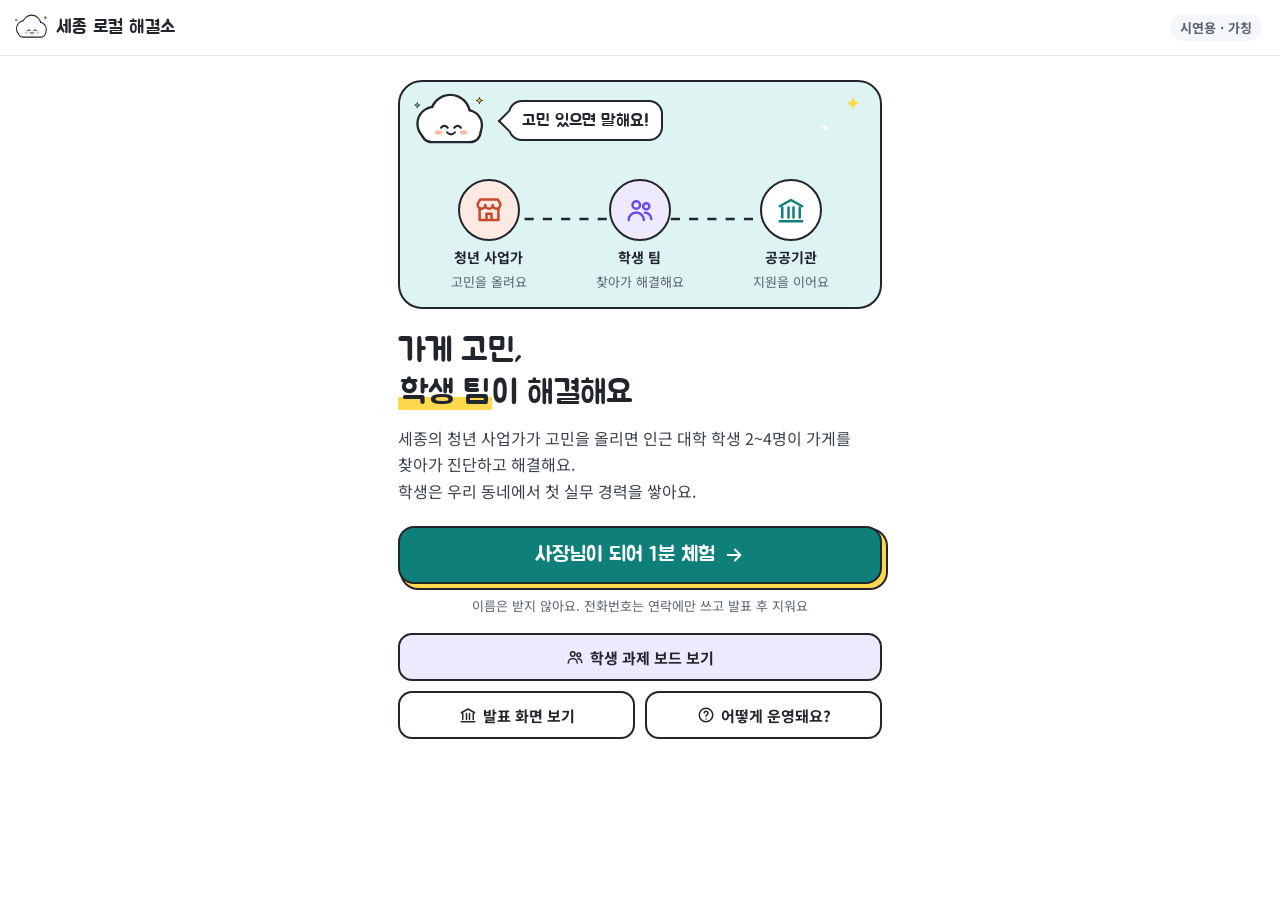
<file: index.html>
<!doctype html>
<html lang="ko">
<head>
  <meta charset="utf-8">
  <meta name="viewport" content="width=device-width, initial-scale=1, viewport-fit=cover">
  <meta name="color-scheme" content="light">
  <meta name="theme-color" content="#ffffff">
  <title>세종 로컬 해결소 · 1분 체험</title>
  <link rel="stylesheet" href="css/style.css">
  <!-- 제목 글꼴(Jua)·본문 글꼴(Noto Sans KR). 화면 그리기를 막지 않게 늦게 붙이고,
       인터넷이 없으면 기기 글꼴로 그대로 보인다. -->
  <link rel="preconnect" href="https://fonts.googleapis.com">
  <link rel="preconnect" href="https://fonts.gstatic.com" crossorigin>
  <link rel="stylesheet" href="https://fonts.googleapis.com/css2?family=Jua&family=Noto+Sans+KR:wght@400;500;700;800&display=swap" media="print" onload="this.media='all'">
</head>
<body>
  <header class="top"><a class="brand" id="brand" href="#/">세종 로컬 해결소</a><span class="tag">시연용 · 가칭</span></header>
  <main class="app-main" id="app"><p class="loading">불러오는 중이에요.</p></main>
  <div class="dock" id="dock" hidden></div>
  <noscript>이 시연은 JavaScript가 켜져 있어야 동작해요.</noscript>
  <script type="module" src="js/app.js"></script>
</body>
</html>
</file>
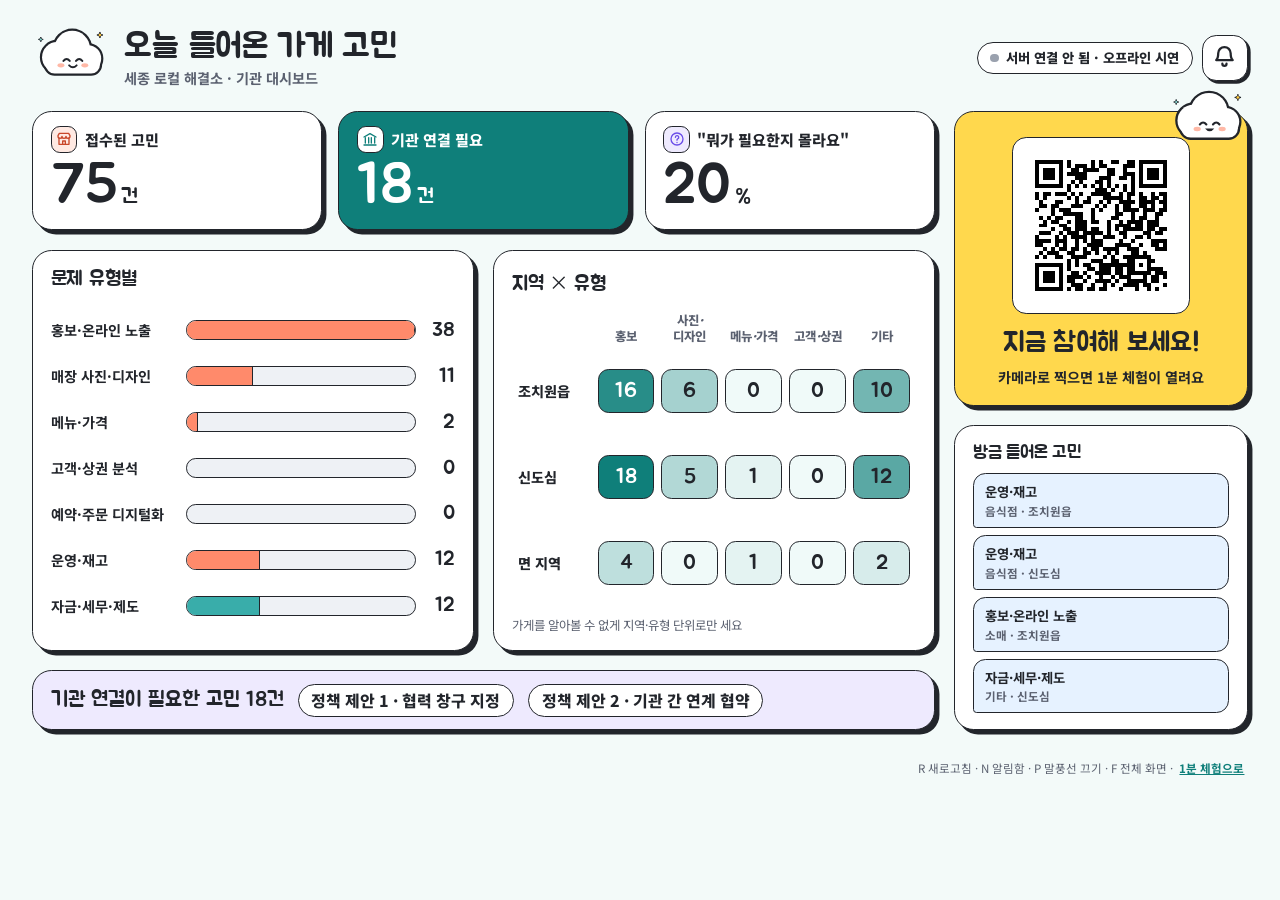
<file: dashboard.html>
<!doctype html>
<html lang="ko" class="dash-root">
<head>
  <meta charset="utf-8">
  <meta name="viewport" content="width=device-width, initial-scale=1">
  <meta name="color-scheme" content="light">
  <title>세종 로컬 해결소 · 발표 화면</title>
  <link rel="stylesheet" href="css/style.css">
  <link rel="preconnect" href="https://fonts.googleapis.com">
  <link rel="preconnect" href="https://fonts.gstatic.com" crossorigin>
  <link rel="stylesheet" href="https://fonts.googleapis.com/css2?family=Jua&family=Noto+Sans+KR:wght@400;500;700;800&display=swap" media="print" onload="this.media='all'">
</head>
<body class="dash-body">
  <div class="wrap">
    <div class="head">
      <div class="l"><span id="mascot"></span><div><h1 class="disp">오늘 들어온 가게 고민</h1><p>세종 로컬 해결소 · 기관 대시보드</p></div><div class="bub" id="bub" role="status" aria-live="polite"></div></div>
      <div class="live">
        <span class="pill offline" id="mode"><i></i><span id="mode-text" aria-live="polite">불러오는 중</span></span>
        <button class="bell" id="bell" type="button" aria-haspopup="dialog" aria-expanded="false" aria-controls="npanel" aria-label="새 고민 알림"><span id="bell-ic"></span><span class="nb" id="nb" hidden>0</span></button>
        <div class="npanel" id="npanel" role="dialog" aria-label="새 고민 알림함" hidden>
          <div class="nph"><h2 class="disp">새 고민 알림</h2><div><button class="nbtn" id="n-all" type="button">모두 읽음</button><button class="nbtn x" id="n-close" type="button" aria-label="알림함 닫기"></button></div></div>
          <div class="ntabs" id="ntabs"></div>
          <ul class="nlist" id="nlist"></ul>
          <div class="nfoot">누르면 그 고민이 표·막대에서 반짝여요</div>
        </div>
      </div>
    </div>
    <div class="main">
      <div class="left">
        <div class="kpis">
          <div class="kpi stk"><span class="plus" id="k-plus" hidden></span><p><span class="ib" id="i1" style="background:#FFE9E2;color:#C9472A"></span>접수된 고민</p><b><span id="k-total">0</span><small>건</small></b></div>
          <div class="kpi stk gov"><p><span class="ib" id="i2"></span>기관 연결 필요</p><b><span id="k-agency">0</span><small>건</small></b></div>
          <div class="kpi stk"><p><span class="ib" id="i3" style="background:#EEEAFE;color:#6A4DE8"></span>"뭐가 필요한지 몰라요"</p><b><span id="k-unknown">0</span><small>%</small></b></div>
        </div>
        <div class="cols">
          <div class="panel stk"><h2 class="disp">문제 유형별</h2><div id="bars"></div></div>
          <div class="panel stk"><h2 class="disp">지역 × 유형</h2><table id="heat"></table><p class="note">가게를 알아볼 수 없게 지역·유형 단위로만 세요</p></div>
        </div>
        <div class="policy stk"><b id="policy-count">기관 연결이 필요한 고민 0건</b><span>정책 제안 1 · 협력 창구 지정</span><span>정책 제안 2 · 기관 간 연계 협약</span></div>
      </div>
      <div class="right">
        <div class="qr stk">
          <span id="qr-gomi"></span>
          <div class="box">
            <img id="qr" src="assets/qr.png" alt="1분 체험 주소 QR 코드" onerror="this.hidden=true;document.getElementById('qr-empty').hidden=false">
            <span id="qr-empty" hidden>QR 코드<br>(배포 후 삽입)</span>
          </div>
          <h3 class="disp">지금 참여해 보세요!</h3>
          <p>카메라로 찍으면 1분 체험이 열려요</p>
        </div>
        <div class="feed stk"><h2 class="disp">방금 들어온 고민</h2><ul id="feed"></ul></div>
      </div>
    </div>
    <div class="keys">
      <span>R 새로고침 · N 알림함 · <span id="p-key">P 말풍선 끄기</span> · F 전체 화면 · <a href="index.html">1분 체험으로</a></span>
      <span class="admin" id="admin" hidden>
        <span id="admin-msg" aria-live="polite"></span>
        <button type="button" id="reset">시연 데이터 비우기</button>
      </span>
    </div>
  </div>
  <script type="module" src="js/dashboard.js"></script>
</body>
</html>
</file>
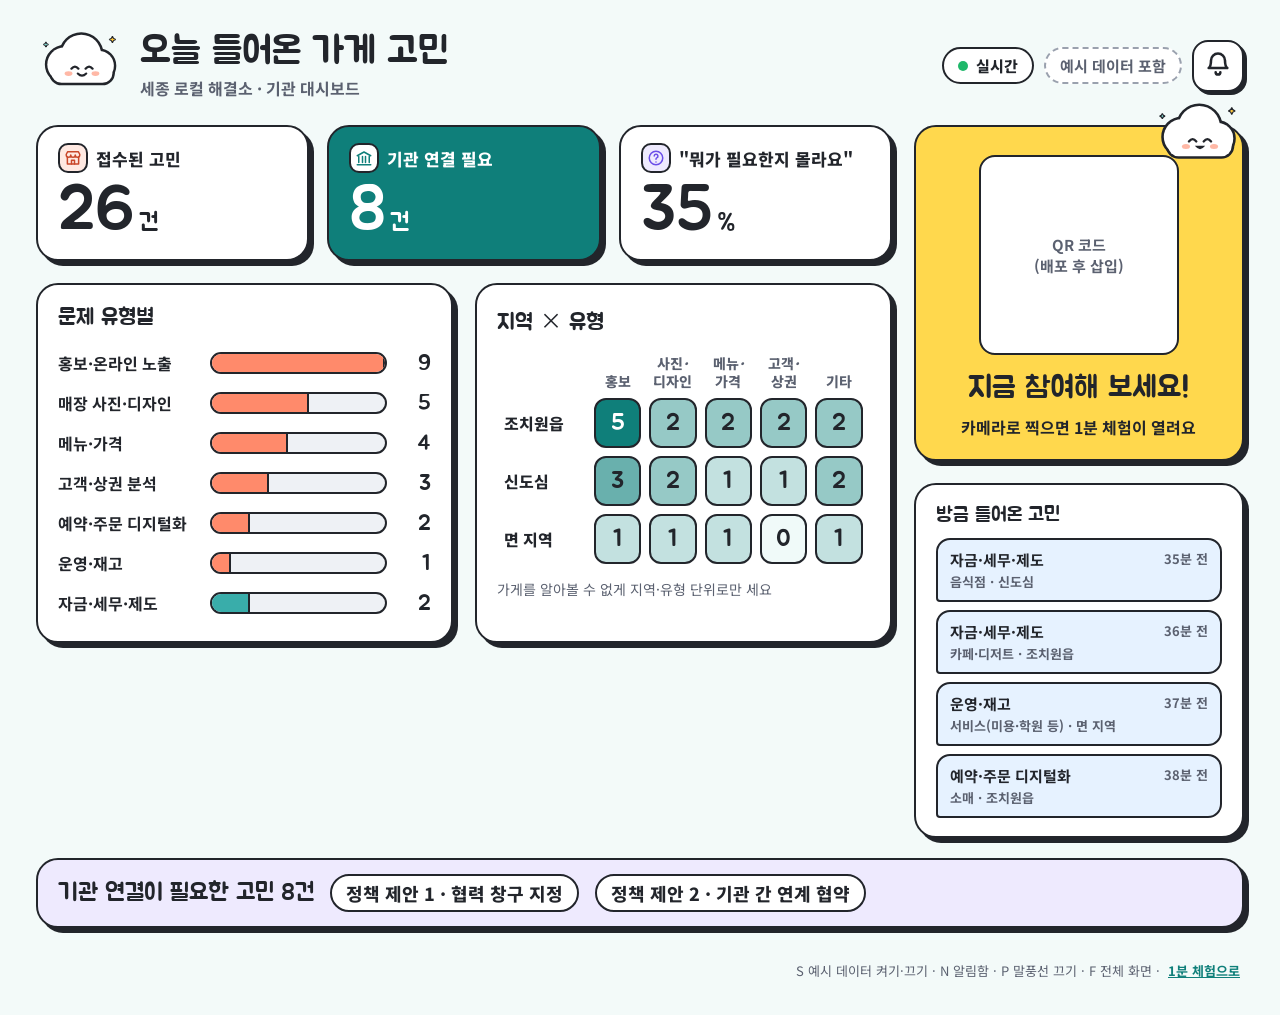
<file: design/prototype-dashboard.html>
<!DOCTYPE html>
<html lang="ko">
<head>
<meta charset="utf-8">
<meta name="viewport" content="width=device-width, initial-scale=1">
<title>세종 로컬 해결소 · 발표 화면</title>
<link rel="preconnect" href="https://fonts.googleapis.com">
<link rel="preconnect" href="https://fonts.gstatic.com" crossorigin>
<link href="https://fonts.googleapis.com/css2?family=Jua&family=Noto+Sans+KR:wght@400;500;700;800&display=swap" rel="stylesheet">
<style>
  :root { --ink:#22252B; --mut:#5B6170; --line:#E3E6EC; --teal:#0F7F7A; --mint:#DDF4F2; --pur:#6A4DE8; --pur-l:#EEEAFE; --coral:#C9472A; --coral-m:#FF8A6B; --coral-l:#FFE9E2; --sky-l:#E6F2FF; --yel:#FFD84D; --disp:"Jua","Noto Sans KR","Noto Sans CJK KR",system-ui,sans-serif; }
  * { box-sizing:border-box; }
  body { margin:0; font-family:"Noto Sans KR","Noto Sans CJK KR",system-ui,sans-serif; color:var(--ink); background:#F3FAF9; -webkit-font-smoothing:antialiased; }
  .disp { font-family:var(--disp); font-weight:400; }
  .ic { display:block; flex-shrink:0; }
  .wrap { max-width:1440px; margin:0 auto; padding:26px 36px 22px; display:flex; flex-direction:column; gap:20px; }
  .head { display:flex; justify-content:space-between; align-items:center; gap:16px; flex-wrap:wrap; }
  .head .l { display:flex; align-items:center; gap:12px; }
  .head h1 { margin:0; font-size:38px; line-height:1.15; }
  .head p { margin:2px 0 0; font-size:16px; color:var(--mut); font-weight:700; }
  .live { display:flex; gap:10px; align-items:center; }
  .pill { display:flex; align-items:center; gap:8px; border:2px solid var(--ink); border-radius:999px; padding:6px 14px; font-weight:800; font-size:15px; background:#fff; }
  .pill i { width:10px; height:10px; border-radius:50%; background:#1FB86A; animation:pulse 1.4s infinite; }
  @keyframes pulse { 50% { opacity:.25; } }
  .pill.dash { border-style:dashed; border-color:#9AA1AE; color:var(--mut); font-weight:700; }
  .stk { background:#fff; border:2px solid var(--ink); border-radius:22px; box-shadow:5px 5px 0 var(--ink); }
  .main { display:flex; flex-wrap:wrap; gap:22px; }
  .left { flex:999 1 640px; min-width:0; display:flex; flex-direction:column; gap:22px; }
  .right { flex:1 1 330px; min-width:0; display:flex; flex-direction:column; gap:22px; }
  .kpis { display:grid; grid-template-columns:repeat(3,minmax(0,1fr)); gap:18px; }
  .kpi { padding:16px 20px; display:flex; flex-direction:column; gap:6px; }
  .kpi p { margin:0; font-size:17px; font-weight:800; display:flex; align-items:center; gap:8px; }
  .kpi p .ib { width:30px; height:30px; border-radius:10px; border:2px solid var(--ink); display:flex; align-items:center; justify-content:center; }
  .kpi b { font-family:var(--disp); font-weight:400; font-size:64px; line-height:1; }
  .kpi b small { font-size:24px; margin-left:4px; }
  .kpi.gov { background:var(--teal); color:#fff; } .kpi.gov p .ib { background:#fff; color:var(--teal); }
  .cols { display:flex; flex-wrap:wrap; gap:22px; }
  .panel { flex:1 1 360px; min-width:0; padding:18px 20px; }
  .panel h2 { margin:0 0 12px; font-size:22px; display:flex; align-items:center; gap:8px; }
  .br { display:grid; grid-template-columns:142px minmax(0,1fr) 34px; gap:10px; align-items:center; padding:6px 0; font-size:16px; font-weight:700; }
  .br .t { height:22px; border-radius:11px; background:#EEF1F5; border:2px solid var(--ink); overflow:hidden; }
  .br .t i { display:block; height:100%; background:var(--coral-m); transition:width .5s; border-right:2px solid var(--ink); }
  .br .t i.gov { background:#39ADAA; }
  .br .t i.z { border-right:0; }
  .br b { font-family:var(--disp); font-weight:400; font-size:22px; text-align:right; }
  .br.flash .t { box-shadow:0 0 0 4px var(--yel); }
  table { width:100%; border-collapse:separate; border-spacing:6px; table-layout:fixed; } th:first-child { width:84px; }
  th { font-size:14px; color:var(--mut); font-weight:800; text-align:center; vertical-align:bottom; line-height:1.25; word-break:keep-all; }
  th span { white-space:nowrap; }
  .note { word-break:keep-all; }
  @media (max-width:640px) {
    .wrap { padding:18px 14px 18px; }
    .panel { padding:16px 14px; }
    table { border-spacing:4px; } th:first-child { width:62px; }
    th { font-size:13px; letter-spacing:-0.02em; } th span { display:block; } th i { display:none; }
    td:first-child { font-size:14px; }
    td div { height:44px; font-size:22px; border-radius:10px; }
    .kpis { gap:10px; } .kpi { padding:12px; } .kpi p { font-size:14px; } .kpi b { font-size:44px; } .kpi b small { font-size:18px; }
  }
  td:first-child { font-size:16px; font-weight:800; white-space:nowrap; }
  td div { height:50px; border-radius:12px; border:2px solid var(--ink); display:flex; align-items:center; justify-content:center; font-family:var(--disp); font-size:24px; }
  .note { font-size:14px; color:var(--mut); margin:8px 0 0; }
  .qr { position:relative; padding:20px; display:flex; flex-direction:column; align-items:center; text-align:center; gap:8px; background:var(--yel); }
  .qr .box { width:200px; height:200px; background:#fff; border:2px solid var(--ink); border-radius:16px; display:flex; align-items:center; justify-content:center; color:var(--mut); font-weight:700; font-size:15px; }
  .qr .gomi { position:absolute; right:-6px; top:-30px; }
  .qr h3 { margin:6px 0 0; font-size:30px; }
  .qr p { margin:0; font-size:16px; font-weight:700; }
  .feed { padding:18px 20px; }
  .feed h2 { margin:0 0 10px; font-size:20px; }
  .feed ul { list-style:none; margin:0; padding:0; display:flex; flex-direction:column; gap:8px; }
  .feed li { display:flex; justify-content:space-between; gap:10px; align-items:flex-start; border:2px solid var(--ink); border-radius:14px 14px 14px 4px; padding:9px 12px; background:var(--sky-l); font-size:15px; font-weight:700; }
  .feed li span { color:var(--mut); font-size:13px; white-space:nowrap; } .feed li em { display:block; font-style:normal; font-size:13px; color:var(--mut); font-weight:700; margin-top:2px; }
  .feed li.new { background:var(--yel); }
  .policy { display:flex; align-items:center; gap:16px; flex-wrap:wrap; padding:14px 20px; background:var(--pur-l); }
  .policy b { font-family:var(--disp); font-weight:400; font-size:24px; }
  .policy span { font-size:18px; font-weight:800; border:2px solid var(--ink); background:#fff; border-radius:999px; padding:4px 14px; }
  .keys { font-size:13px; color:var(--mut); text-align:right; }

  /* ── 새 고민 알림: C 고미 말풍선 + 바뀐 칸 반짝, A 종 알림함 ── */
  .head .l { position:relative; }
  .live { position:relative; }
  .bub { position:absolute; left:calc(100% + 18px); word-break:keep-all; top:50%; z-index:30; width:max-content; max-width:520px; background:#fff; border:2px solid var(--ink); border-radius:20px 20px 20px 6px; box-shadow:4px 4px 0 var(--yel), 4px 4px 0 2px var(--ink); padding:10px 18px; font-size:19px; font-weight:800; line-height:1.4; opacity:0; transform:translateY(-50%) scale(.85); transform-origin:left center; transition:opacity .25s, transform .25s; pointer-events:none; }
  .bub.on { opacity:1; transform:translateY(-50%) scale(1); }
  .bub b { color:var(--teal); }
  .bub .wait[hidden] { display:none; }
  .keys a { display:inline-block; padding:13px 4px; color:var(--teal); font-weight:700; }
  .bub small { display:block; font-size:14px; color:var(--mut); font-weight:700; margin-top:2px; }
  .bub .wait { display:inline-block; margin-left:8px; vertical-align:2px; background:var(--yel); border:2px solid var(--ink); border-radius:999px; padding:0 8px; font-size:13px; color:var(--ink); }
  td div { position:relative; }
  td div.hot { box-shadow:0 0 0 4px var(--yel), 0 0 0 6px var(--ink); z-index:2; }
  .plus { position:absolute; top:-15px; right:-13px; z-index:3; background:var(--yel); color:var(--ink); border:2px solid var(--ink); border-radius:999px; padding:0 8px; font:400 18px/24px var(--disp); white-space:nowrap; }
  .pop { animation:pop .55s cubic-bezier(.2,1.6,.4,1) both; }
  @keyframes pop { 0% { transform:translateY(10px) scale(.3); opacity:0; } 100% { transform:none; opacity:1; } }
  .br.hot .t { box-shadow:0 0 0 4px var(--yel); }
  .kpi { position:relative; }
  #kPlus { top:10px; right:12px; left:auto; font-size:22px; line-height:28px; }
  .bell { appearance:none; position:relative; width:52px; height:52px; border:2px solid var(--ink); border-radius:16px; background:#fff; display:flex; align-items:center; justify-content:center; box-shadow:3px 3px 0 var(--ink); cursor:pointer; color:var(--ink); }
  .bell[aria-expanded="true"] { background:var(--yel); }
  .bell.ring svg { animation:ring .8s ease; transform-origin:50% 10%; }
  @keyframes ring { 20% { transform:rotate(16deg); } 40% { transform:rotate(-14deg); } 60% { transform:rotate(9deg); } 80% { transform:rotate(-5deg); } }
  .nb { position:absolute; top:-11px; right:-11px; min-width:28px; height:28px; padding:0 7px; border-radius:999px; background:var(--coral); color:#fff; border:2px solid var(--ink); font:400 17px/24px var(--disp); text-align:center; }
  .npanel { position:absolute; top:calc(100% + 16px); right:0; z-index:50; width:420px; background:#fff; border:2px solid var(--ink); border-radius:22px; box-shadow:6px 6px 0 var(--ink); }
  .npanel:before { content:""; position:absolute; top:-11px; right:17px; width:18px; height:18px; background:#fff; border-left:2px solid var(--ink); border-top:2px solid var(--ink); transform:rotate(45deg); }
  .nph { display:flex; justify-content:space-between; align-items:center; gap:8px; padding:16px 16px 10px 18px; }
  .nph h2 { margin:0; font-size:24px; }
  .nph div { display:flex; gap:6px; }
  .nbtn { appearance:none; min-height:44px; border:2px solid var(--ink); background:#fff; border-radius:999px; padding:0 14px; font:inherit; font-weight:800; font-size:14px; color:var(--ink); cursor:pointer; }
  .nbtn.x { width:44px; padding:0; display:flex; align-items:center; justify-content:center; }
  .ntabs { display:flex; gap:6px; padding:0 18px 12px; }
  .ntabs button { appearance:none; min-height:44px; border:2px solid var(--ink); border-radius:999px; padding:0 12px; font:inherit; font-size:14px; font-weight:800; background:#fff; color:var(--ink); cursor:pointer; }
  .ntabs button[aria-pressed="true"] { background:var(--ink); color:#fff; }
  .nlist { list-style:none; margin:0; padding:0; border-top:2px solid var(--line); max-height:min(460px, calc(100vh - 260px)); overflow-y:auto; }
  .nlist li + li { border-top:2px solid #EEF1F5; }
  .nit { appearance:none; width:100%; display:flex; gap:12px; align-items:flex-start; text-align:left; padding:12px 18px; border:0; background:#fff; font:inherit; color:var(--ink); cursor:pointer; }
  .nit.unread { background:#FFF8D6; }
  .nit:hover { background:var(--sky-l); }
  .nico { width:44px; height:44px; flex:none; border:2px solid var(--ink); border-radius:14px; display:flex; align-items:center; justify-content:center; }
  .nit p { margin:0; font-size:16px; font-weight:800; line-height:1.35; word-break:keep-all; }
  .nit em { display:block; font-style:normal; font-size:13px; font-weight:700; color:var(--mut); margin-top:3px; }
  .nit .tm { margin-left:auto; font-size:13px; color:var(--mut); font-weight:700; white-space:nowrap; }
  .ndot { width:10px; height:10px; border-radius:50%; background:var(--coral); margin-top:6px; flex:none; }
  .nempty { padding:22px 18px; display:flex; gap:12px; align-items:center; font-size:15px; font-weight:700; color:var(--mut); }
  .nfoot { padding:12px 18px; font-size:14px; font-weight:700; color:var(--mut); background:#F7F8FA; border-top:2px solid var(--line); border-radius:0 0 20px 20px; }
  @media (max-width:640px) {
    .bub { position:fixed; left:10px; right:10px; top:10px; width:auto; max-width:none; font-size:16px; transform:translateY(-12px); transform-origin:top center; }
    .bub.on { transform:none; }
    .npanel { position:fixed; left:10px; right:10px; bottom:10px; top:auto; width:auto; }
    .npanel:before { display:none; }
    .nlist { max-height:52vh; }
    .plus { font-size:15px; line-height:20px; padding:0 6px; top:-12px; right:-10px; }
    #kPlus { top:-14px; right:-8px; font-size:17px; line-height:22px; }
  }
  @media (prefers-reduced-motion: reduce) { *, *::before, *::after { animation:none !important; transition:none !important; } }
</style>
</head>
<body>
<div class="wrap">
  <div class="head">
    <div class="l"><span id="mascot"></span><div><h1 class="disp">오늘 들어온 가게 고민</h1><p>세종 로컬 해결소 · 기관 대시보드</p></div><div class="bub" id="bub" role="status" aria-live="polite"></div></div>
    <div class="live"><span class="pill"><i></i>실시간</span><span class="pill dash" id="seedTag">예시 데이터 포함</span><button class="bell" id="bell" type="button" aria-haspopup="dialog" aria-expanded="false" aria-controls="npanel" aria-label="새 고민 알림"><span id="bellIc"></span><span class="nb" id="nb" hidden>0</span></button><div class="npanel" id="npanel" role="dialog" aria-label="새 고민 알림함" hidden><div class="nph"><h2 class="disp">새 고민 알림</h2><div><button class="nbtn" id="nAll" type="button">모두 읽음</button><button class="nbtn x" id="nClose" type="button" aria-label="알림함 닫기"></button></div></div><div class="ntabs" id="ntabs"></div><ul class="nlist" id="nlist"></ul><div class="nfoot">누르면 그 고민이 표·막대에서 반짝여요</div></div></div>
  </div>
  <div class="main">
    <div class="left">
      <div class="kpis">
        <div class="kpi stk"><span class="plus" id="kPlus" hidden></span><p><span class="ib" id="i1" style="background:#FFE9E2;color:#C9472A"></span>접수된 고민</p><b id="kTotal">0<small>건</small></b></div>
        <div class="kpi stk gov"><p><span class="ib" id="i2"></span>기관 연결 필요</p><b id="kAg">0<small>건</small></b></div>
        <div class="kpi stk"><p><span class="ib" id="i3" style="background:#EEEAFE;color:#6A4DE8"></span>"뭐가 필요한지 몰라요"</p><b id="kUn">0<small>%</small></b></div>
      </div>
      <div class="cols">
        <div class="panel stk"><h2 class="disp">문제 유형별</h2><div id="bars"></div></div>
        <div class="panel stk"><h2 class="disp">지역 × 유형</h2><table id="heat"></table><p class="note">가게를 알아볼 수 없게 지역·유형 단위로만 세요</p></div>
      </div>
    </div>
    <div class="right">
      <div class="qr stk"><span id="qrg"></span><div class="box" aria-label="참여용 QR 코드 자리">QR 코드<br>(배포 후 삽입)</div><h3 class="disp">지금 참여해 보세요!</h3><p>카메라로 찍으면 1분 체험이 열려요</p></div>
      <div class="feed stk"><h2 class="disp">방금 들어온 고민</h2><ul id="feed"></ul></div>
    </div>
  </div>
  <div class="policy stk"><b id="pN">기관 연결이 필요한 고민 0건</b><span>정책 제안 1 · 협력 창구 지정</span><span>정책 제안 2 · 기관 간 연계 협약</span></div>
  <div class="keys">S 예시 데이터 켜기·끄기 · N 알림함 · <span id="pKey">P 말풍선 끄기</span> · F 전체 화면 · <a href="index.html">1분 체험으로</a></div>
</div>
<script>
/* R3 아이콘·캐릭터 (모두 직접 그린 SVG) */
(function () {
  var P = {
    cup: '<path d="M5 9h11v5a5 5 0 0 1-5 5h-1a5 5 0 0 1-5-5z"/><path d="M16 10h2a2.5 2.5 0 0 1 0 5h-2"/><path d="M8 3.5v2.5M12 3.5v2.5"/>',
    bowl: '<path d="M3 11h18a9 9 0 0 1-18 0z"/><path d="M8 20.5h8"/><path d="M9 7.5c0-2 2-2 2-4M14 7.5c0-2 2-2 2-4"/>',
    bag: '<path d="M5 8h14l-1.2 12.5H6.2z"/><path d="M9 10V6.5a3 3 0 0 1 6 0V10"/>',
    scissors: '<circle cx="6" cy="7" r="3"/><circle cx="6" cy="17" r="3"/><path d="M8.6 8.6L20 19M8.6 15.4L20 5"/>',
    dots: '<circle cx="5" cy="12" r="1.6" fill="currentColor"/><circle cx="12" cy="12" r="1.6" fill="currentColor"/><circle cx="19" cy="12" r="1.6" fill="currentColor"/>',
    train: '<rect x="5" y="3.5" width="14" height="14" rx="3"/><path d="M5 10.5h14M8.5 21l2-3.5M15.5 21l-2-3.5"/><circle cx="9" cy="14" r="1" fill="currentColor"/><circle cx="15" cy="14" r="1" fill="currentColor"/>',
    city: '<path d="M3 21h18M5 21V10l5-3v14M10 21V4h9v17"/><path d="M13 8h3M13 12h3M13 16h3"/>',
    tree: '<path d="M12 21v-5"/><path d="M12 16c-3.6 0-6-2.6-6-6a6 6 0 0 1 12 0c0 3.4-2.4 6-6 6z"/><path d="M4 21h16"/>',
    bulb: '<path d="M9 18h6M10 21h4"/><path d="M12 3a6 6 0 0 0-4 10.5c.7.7 1 1.5 1 2.5h6c0-1 .3-1.8 1-2.5A6 6 0 0 0 12 3z"/>',
    compass: '<circle cx="12" cy="12" r="9"/><path d="M15.5 8.5l-2 5-5 2 2-5z"/>',
    question: '<circle cx="12" cy="12" r="9"/><path d="M9.6 9.4a2.5 2.5 0 1 1 3.4 2.4c-.7.3-1 .8-1 1.6v.4"/><path d="M12 17.2v.1"/>',
    store: '<path d="M4.5 10.5V20h15v-9.5"/><path d="M3 7l2-3.5h14L21 7v1a3 3 0 0 1-6 0 3 3 0 0 1-6 0 3 3 0 0 1-6 0z"/><path d="M10 20v-5h4v5"/>',
    people: '<circle cx="9" cy="8" r="3"/><path d="M3 20c0-3.3 2.7-6 6-6s6 2.7 6 6"/><circle cx="17" cy="9" r="2.5"/><path d="M16 14.2c2.8 0 5 2.2 5 5"/>',
    clock: '<circle cx="12" cy="12" r="9"/><path d="M12 7v5l3.5 2"/>',
    won: '<circle cx="12" cy="12" r="9"/><path d="M7.5 9l2 6 2.5-5 2.5 5 2-6M7 12h10"/>',
    hall: '<path d="M3 9l9-5 9 5"/><path d="M5 10v8M10 10v8M14 10v8M19 10v8M3 21h18"/>',
    check: '<path d="M5 12.5l4.5 4.5L19 7.5"/>',
    right: '<path d="M5 12h14M13 6l6 6-6 6"/>',
    left: '<path d="M19 12H5M11 6l-6 6 6 6"/>',
    up: '<path d="M12 20V5M6 11l6-6 6 6"/>',
    edit: '<path d="M4 20h4L19 9l-4-4L4 16z"/>',
    spark: '<path d="M12 2.5c.9 4.6 2.6 6.4 7.5 7.5-4.9 1.1-6.6 2.9-7.5 7.5-.9-4.6-2.6-6.4-7.5-7.5 4.9-1.1 6.6-2.9 7.5-7.5z" fill="currentColor" stroke="none"/>'
  };
  function icon(name, size, cls) {
    return '<svg class="ic ' + (cls || '') + '" width="' + (size || 24) + '" height="' + (size || 24) + '" viewBox="0 0 24 24" fill="none" stroke="currentColor" stroke-width="2" stroke-linecap="round" stroke-linejoin="round" aria-hidden="true">' + P[name] + '</svg>';
  }
  /* 구름 캐릭터 '고미' : mood = happy | worry | think | wow */
  function gomi(mood, size) {
    var s = size || 120, ink = '#22252B';
    var shapes = function (attrs) {
      return '<circle cx="40" cy="54" r="24" ' + attrs + '/><circle cx="64" cy="40" r="28" ' + attrs + '/><circle cx="89" cy="56" r="21" ' + attrs + '/><rect x="22" y="52" width="86" height="28" rx="14" ' + attrs + '/>';
    };
    var eyes = mood === 'happy' || mood === 'wow'
      ? '<path d="M50 60q5-6 10 0M70 60q5-6 10 0" fill="none" stroke="' + ink + '" stroke-width="3.2" stroke-linecap="round"/>'
      : '<circle cx="55" cy="59" r="4" fill="' + ink + '"/><circle cx="75" cy="59" r="4" fill="' + ink + '"/>';
    var mouth = {
      happy: '<path d="M59 67q6 6 12 0" fill="none" stroke="' + ink + '" stroke-width="3" stroke-linecap="round"/>',
      wow: '<path d="M58 66q7 9 14 0z" fill="' + ink + '"/>',
      worry: '<path d="M60 70q5-4 10 0" fill="none" stroke="' + ink + '" stroke-width="3" stroke-linecap="round"/>',
      think: '<path d="M60 69h10" stroke="' + ink + '" stroke-width="3" stroke-linecap="round"/>'
    }[mood || 'happy'];
    var extra = '';
    if (mood === 'worry') extra = '<path d="M101 26c4 6 5 9 2 11.5-2.6 2-6-.5-5.3-3.6.5-2.4 2-4.6 3.3-7.9z" fill="#8CC8FF" stroke="' + ink + '" stroke-width="2"/><path d="M50 51l8 2M80 51l-8 2" stroke="' + ink + '" stroke-width="2.6" stroke-linecap="round"/>';
    if (mood === 'think') extra = '<circle cx="104" cy="28" r="4" fill="' + ink + '"/><circle cx="114" cy="18" r="3" fill="' + ink + '"/><circle cx="96" cy="36" r="2.6" fill="' + ink + '"/>';
    if (mood === 'happy' || mood === 'wow') extra = '<path d="M108 14c.6 3 1.7 4.2 4.8 4.8-3.1.6-4.2 1.8-4.8 4.8-.6-3-1.7-4.2-4.8-4.8 3.1-.6 4.2-1.8 4.8-4.8z" fill="#FFC93C" stroke="' + ink + '" stroke-width="1.5"/><path d="M14 22c.5 2.4 1.4 3.3 3.8 3.8-2.4.5-3.3 1.4-3.8 3.8-.5-2.4-1.4-3.3-3.8-3.8 2.4-.5 3.3-1.4 3.8-3.8z" fill="#7FD8D0" stroke="' + ink + '" stroke-width="1.5"/>';
    return '<svg class="gomi" width="' + s + '" height="' + Math.round(s * 0.8) + '" viewBox="0 0 130 104" aria-hidden="true">' +
      '<g>' + shapes('fill="' + ink + '" stroke="' + ink + '" stroke-width="7"') + '</g>' +
      '<g>' + shapes('fill="#FFFFFF"') + '</g>' +
      '<ellipse cx="46" cy="67" rx="5.5" ry="3.4" fill="#FFB8A6"/><ellipse cx="84" cy="67" rx="5.5" ry="3.4" fill="#FFB8A6"/>' + eyes + mouth + extra + '</svg>';
  }
  window.ART = { icon: icon, gomi: gomi };
})();

</script>
<script>
var A = window.ART;
document.getElementById('mascot').innerHTML = A.gomi('happy', 92);
document.getElementById('qrg').innerHTML = A.gomi('wow', 96);
document.getElementById('i1').innerHTML = A.icon('store', 18); document.getElementById('i2').innerHTML = A.icon('hall', 18); document.getElementById('i3').innerHTML = A.icon('question', 18);
var LABEL = { promo: '홍보·온라인 노출', visual: '매장 사진·디자인', price: '메뉴·가격', customer: '고객·상권 분석', digital: '예약·주문 디지털화', ops: '운영·재고', money: '자금·세무·제도' };
var ORDER = ['promo', 'visual', 'price', 'customer', 'digital', 'ops', 'money'];
var HEAT_COLS = [['promo', '홍보'], ['visual', '사진·디자인'], ['price', '메뉴·가격'], ['customer', '고객·상권'], ['etc', '기타']];
var AREAS = ['조치원읍', '신도심', '면 지역'], IND = ['카페·디저트', '음식점', '소매', '서비스(미용·학원 등)'];
var SEED = (function () { var plan = [['promo', 9], ['visual', 5], ['price', 4], ['customer', 3], ['digital', 2], ['ops', 1], ['money', 2]], out = [], n = 0;
  plan.forEach(function (p) { for (var i = 0; i < p[1]; i++) { out.push({ ts: Date.now() - (60 - n) * 60000, industry: IND[n % 4], area: AREAS[(n * 7) % 3 === 2 && n % 2 ? 2 : n % 2], state: n % 3 === 0 ? 'unknown' : 'direction', type: p[0], needsAgency: p[0] === 'money' || n % 4 === 0 }); n++; } }); return out; })();
var useSeed = true, lastCount = -1;
function live() { try { return JSON.parse(localStorage.getItem('sls_submissions') || '[]'); } catch (e) { return []; } }
function tint(v, max) { var t = max ? v / max : 0, a = [240, 250, 249], b = [15, 127, 122]; return 'rgb(' + a.map(function (x, i) { return Math.round(x + (b[i] - x) * t); }).join(',') + ')'; }
function lum(c) { var m = c.match(/\d+/g).map(Number).map(function (v) { v /= 255; return v <= 0.03928 ? v / 12.92 : Math.pow((v + 0.055) / 1.055, 2.4); }); return 0.2126 * m[0] + 0.7152 * m[1] + 0.0722 * m[2]; }
function draw() {
  var L = live(), data = (useSeed ? SEED : []).concat(L);
  document.getElementById('seedTag').textContent = useSeed ? '예시 데이터 포함' : '실제 접수만';
  var total = data.length, ag = data.filter(function (d) { return d.needsAgency; }).length, un = total ? Math.round(data.filter(function (d) { return d.state === 'unknown'; }).length / total * 100) : 0;
  document.getElementById('kTotal').innerHTML = total + '<small>건</small>'; document.getElementById('kAg').innerHTML = ag + '<small>건</small>'; document.getElementById('kUn').innerHTML = un + '<small>%</small>';
  document.getElementById('pN').textContent = '기관 연결이 필요한 고민 ' + ag + '건';
  var cnt = {}; ORDER.forEach(function (k) { cnt[k] = 0; }); data.forEach(function (d) { cnt[d.type]++; });
  var max = Math.max.apply(null, ORDER.map(function (k) { return cnt[k]; }).concat([1]));
  var newest = L.length ? L[L.length - 1].type : null, isNew = L.length !== lastCount && lastCount !== -1;
  document.getElementById('bars').innerHTML = ORDER.map(function (k) { var w = Math.round(cnt[k] / max * 100); return '<div class="br' + (isNew && k === newest ? ' flash' : '') + '" data-k="' + k + '"><span>' + LABEL[k] + '</span><div class="t"><i class="' + (k === 'money' ? 'gov' : '') + (w ? '' : ' z') + '" style="width:' + w + '%"></i></div><b>' + cnt[k] + '</b></div>'; }).join('');
  var cell = {}, hmax = 1; AREAS.forEach(function (a) { cell[a] = {}; HEAT_COLS.forEach(function (c) { cell[a][c[0]] = 0; }); });
  data.forEach(function (d) { var c = ['promo', 'visual', 'price', 'customer'].indexOf(d.type) >= 0 ? d.type : 'etc'; if (cell[d.area]) { cell[d.area][c]++; hmax = Math.max(hmax, cell[d.area][c]); } });
  document.getElementById('heat').innerHTML = '<tr><th></th>' + HEAT_COLS.map(function (c) { return '<th>' + c[1].split('·').map(function (t) { return '<span>' + t + '</span>'; }).join('<i>·</i>') + '</th>'; }).join('') + '</tr>' + AREAS.map(function (a) { return '<tr><td>' + a + '</td>' + HEAT_COLS.map(function (c) { var v = cell[a][c[0]]; var bg = tint(v, hmax); return '<td><div data-c="' + a + '|' + c[0] + '" style="background:' + bg + ';color:' + (lum(bg) < 0.3 ? '#fff' : '#22252B') + '">' + v + '</div></td>'; }).join('') + '</tr>'; }).join('');
  var recent = data.slice().sort(function (x, y) { return y.ts - x.ts; }).slice(0, 4);
  document.getElementById('feed').innerHTML = recent.map(function (d, i) { var m = Math.max(0, Math.round((Date.now() - d.ts) / 60000)); return '<li class="' + (i === 0 && isNew ? 'new' : '') + '"><div>' + LABEL[d.type] + '<em>' + d.industry + ' · ' + d.area + '</em></div><span>' + (m < 1 ? '방금' : m + '분 전') + '</span></li>'; }).join('');
  if (lastCount !== -1 && L.length > lastCount) onArrive(L.slice(lastCount));
  lastCount = L.length;
  paintHot(); paintBell();
}
document.addEventListener('keydown', function (e) { if (e.key === 's' || e.key === 'S') { useSeed = !useSeed; draw(); } if (e.key === 'f' || e.key === 'F') { try { if (!document.fullscreenElement) document.documentElement.requestFullscreen(); else document.exitFullscreen(); } catch (x) {} } });

/* ── 새 고민 알림 ── C: 고미 말풍선 + 바뀐 칸 반짝 / A: 종 알림함. 오른쪽 아래 목록은 그대로 둔다 */
var SHORT = { promo: '홍보', visual: '사진·디자인', price: '메뉴·가격', customer: '고객·상권', digital: '예약·주문', ops: '운영·재고', money: '자금·세무' };
var IND_SHORT = { '카페·디저트': '카페', '음식점': '음식점', '소매': '소매점', '서비스(미용·학원 등)': '서비스업', '기타': '가게' };
var IND_IC = { '카페·디저트': ['cup', '#FFE9E2', '#C9472A'], '음식점': ['bowl', '#E6F2FF', '#1F5FA8'], '소매': ['bag', '#EEEAFE', '#6A4DE8'], '서비스(미용·학원 등)': ['scissors', '#DDF4F2', '#0F7F7A'] };
var STATE_LB = { know: '해결책을 알아요', direction: '방향만 있어요', unknown: '모르겠어요' };
var SHOW_MS = 4000, Q = [], showing = false, bubOn = true, HOT = null;
var readTs = Date.now(), seenTs = Date.now(), tab = 'all';
function colOf(d) { return ['promo', 'visual', 'price', 'customer'].indexOf(d.type) >= 0 ? d.type : 'etc'; }
function where(d) { return d.area + ' ' + (IND_SHORT[d.industry] || '가게'); }
function ago(ts) { var m = Math.max(0, Math.round((Date.now() - ts) / 60000)); return m < 1 ? '방금' : m + '분 전'; }
/* 바뀐 칸 반짝: 표·막대·접수 수에 +n */
function setHot(items, ms) {
  var h = { cells: {}, bars: {}, kpi: items.length, until: Date.now() + ms, fresh: true };
  items.forEach(function (d) { var k = d.area + '|' + colOf(d); h.cells[k] = (h.cells[k] || 0) + 1; h.bars[d.type] = true; });
  HOT = h; paintHot(); setTimeout(paintHot, ms + 60);
}
function paintHot() {
  var h = HOT && HOT.until > Date.now() ? HOT : null;
  document.querySelectorAll('#heat td div[data-c]').forEach(function (el) {
    var n = h && h.cells[el.dataset.c], old = el.querySelector('.plus'); if (old) old.remove();
    el.classList.toggle('hot', !!n);
    if (n) el.insertAdjacentHTML('beforeend', '<span class="plus' + (h.fresh ? ' pop' : '') + '">+' + n + '</span>');
  });
  document.querySelectorAll('#bars .br[data-k]').forEach(function (el) { el.classList.toggle('hot', !!(h && h.bars[el.dataset.k])); });
  var kp = document.getElementById('kPlus'); kp.hidden = !(h && h.kpi);
  if (h && h.kpi) { kp.textContent = '+' + h.kpi; if (h.fresh) { kp.classList.remove('pop'); void kp.offsetWidth; kp.classList.add('pop'); } }
  if (h) h.fresh = false;
}
/* C: 줄 세우기 — 한 번에 하나, 4초씩, 3건 이상 쌓이면 한 장으로 묶기 */
function onArrive(items) { items.forEach(function (d) { Q.push(d); }); ringBell(); pump(); waitTag(); }
function pump() {
  if (showing || !Q.length) return;
  var batch = Q.length >= 3 ? Q.splice(0, Q.length) : [Q.shift()];
  showing = true; setHot(batch, SHOW_MS);
  if (bubOn) bubble(batch);
  setTimeout(function () { hideBubble(); setTimeout(function () { showing = false; pump(); }, 350); }, SHOW_MS);
}
function bubble(batch) {
  var b = document.getElementById('bub'), d = batch[0];
  if (batch.length === 1) b.innerHTML = '방금 <b>' + where(d) + '</b>에서 <b>' + SHORT[d.type] + '</b> 고민이 왔어요!<span class="wait" id="wait" hidden></span><small>오른쪽 아래 목록에도 쌓여요</small>';
  else {
    var c = {}; batch.forEach(function (x) { c[x.type] = (c[x.type] || 0) + 1; });
    var sum = Object.keys(c).sort(function (x, y) { return c[y] - c[x]; }).map(function (k) { return SHORT[k] + ' ' + c[k]; }).join(' · ');
    b.innerHTML = '와, <b>방금 ' + batch.length + '건</b>이 한꺼번에 왔어요!<span class="wait" id="wait" hidden></span><small>' + sum + '</small>';
  }
  b.style.maxWidth = '';
  if (window.innerWidth > 640) { var room = document.querySelector('.live').getBoundingClientRect().left - document.querySelector('.head .l').getBoundingClientRect().right - 18 - 14; if (room < 520) b.style.maxWidth = Math.max(260, room) + 'px'; }
  waitTag(); b.classList.add('on');
  document.getElementById('mascot').innerHTML = A.gomi('wow', 92);
}
function hideBubble() { document.getElementById('bub').classList.remove('on'); document.getElementById('mascot').innerHTML = A.gomi('happy', 92); }
function waitTag() { var w = document.getElementById('wait'); if (!w) return; w.hidden = !Q.length; w.textContent = '+' + Q.length + ' 대기'; }
/* A: 종 알림함 */
function feedItems() { return (useSeed ? SEED : []).concat(live()).slice().sort(function (x, y) { return y.ts - x.ts; }); }
function paintBell() {
  var n = live().filter(function (d) { return d.ts > seenTs; }).length, nb = document.getElementById('nb'), bell = document.getElementById('bell');
  nb.hidden = !n; nb.textContent = n > 9 ? '9+' : n;
  bell.setAttribute('aria-label', '새 고민 알림' + (n ? ', 안 읽음 ' + n + '건' : ''));
  if (!document.getElementById('npanel').hidden) paintPanel();
}
var panelSig = '';
function ringBell() { var b = document.getElementById('bell'); b.classList.remove('ring'); void b.offsetWidth; b.classList.add('ring'); }
function paintPanel(force) {
  var sig = [live().length, useSeed, tab, readTs].join('|'); if (!force && sig === panelSig) return; panelSig = sig;
  var all = feedItems(), F = { all: all, ag: all.filter(function (d) { return d.needsAgency; }), un: all.filter(function (d) { return d.state === 'unknown'; }) };
  document.getElementById('ntabs').innerHTML = [['all', '전체'], ['ag', '기관 연결'], ['un', '모르겠어요']].map(function (t) { return '<button type="button" data-t="' + t[0] + '" aria-pressed="' + (tab === t[0]) + '">' + t[1] + ' ' + F[t[0]].length + '</button>'; }).join('');
  var list = F[tab].slice(0, 30);
  document.getElementById('nlist').innerHTML = list.length ? list.map(function (d, i) {
    var ic = IND_IC[d.industry] || ['store', '#F5F7FA', '#22252B'], un = d.ts > readTs;
    return '<li><button type="button" class="nit' + (un ? ' unread' : '') + '" data-i="' + i + '"><span class="nico" style="background:' + ic[1] + ';color:' + ic[2] + '">' + A.icon(ic[0], 22) + '</span><span><p>' + where(d) + '에서<br>' + SHORT[d.type] + ' 고민이 왔어요</p><em>' + (d.needsAgency ? '기관 연결 필요 · ' : '') + (STATE_LB[d.state] || '') + '</em></span><span class="tm">' + ago(d.ts) + '</span>' + (un ? '<span class="ndot" aria-label="안 읽음"></span>' : '') + '</button></li>';
  }).join('') : '<li class="nempty">' + A.gomi('think', 48) + '<span>아직 이 분류의 고민이 없어요</span></li>';
  document.querySelectorAll('#ntabs button').forEach(function (b) { b.onclick = function () { tab = b.dataset.t; paintPanel(true); var f = document.querySelector('#ntabs [aria-pressed="true"]'); if (f) f.focus(); }; });
  document.querySelectorAll('#nlist .nit').forEach(function (b) { b.onclick = function () { var d = list[+b.dataset.i]; closePanel(); setHot([d], 3000); }; });
}
function openPanel() {
  var p = document.getElementById('npanel'); p.hidden = false; document.getElementById('bell').setAttribute('aria-expanded', 'true');
  seenTs = Date.now(); paintBell(); paintPanel(true);
  var first = p.querySelector('.ntabs button'); if (first) first.focus();
}
function closePanel(refocus) {
  var p = document.getElementById('npanel'); if (p.hidden) return; p.hidden = true;
  document.getElementById('bell').setAttribute('aria-expanded', 'false'); readTs = seenTs; if (refocus === true) document.getElementById('bell').focus();
}
document.getElementById('bellIc').innerHTML = '<svg width="28" height="28" viewBox="0 0 24 24" fill="none" stroke="currentColor" stroke-width="2.2" stroke-linecap="round" stroke-linejoin="round" aria-hidden="true"><path d="M6 9a6 6 0 0 1 12 0c0 5 2 6.5 2 6.5H4S6 14 6 9z"/><path d="M10 19a2 2 0 0 0 4 0"/></svg>';
document.getElementById('nClose').innerHTML = '<svg width="18" height="18" viewBox="0 0 24 24" fill="none" stroke="currentColor" stroke-width="2.6" stroke-linecap="round" aria-hidden="true"><path d="M6 6l12 12M18 6L6 18"/></svg>';
document.getElementById('bell').onclick = function (e) { e.stopPropagation(); if (document.getElementById('npanel').hidden) openPanel(); else closePanel(); };
document.getElementById('nClose').onclick = function () { closePanel(true); };
document.getElementById('nAll').onclick = function () { readTs = seenTs = Date.now(); paintBell(); paintPanel(true); };
document.getElementById('npanel').addEventListener('click', function (e) { e.stopPropagation(); });
document.addEventListener('click', function () { closePanel(); });
document.addEventListener('keydown', function (e) {
  if (e.target && (e.target.tagName === 'INPUT' || e.target.tagName === 'TEXTAREA')) return;
  if (e.key === 'Escape') closePanel(true);
  if (e.key === 'n' || e.key === 'N') { if (document.getElementById('npanel').hidden) openPanel(); else closePanel(true); }
  if (e.key === 'p' || e.key === 'P') { bubOn = !bubOn; if (!bubOn) hideBubble(); document.getElementById('pKey').textContent = bubOn ? 'P 말풍선 끄기' : 'P 말풍선 켜기 (지금 꺼짐)'; }
});
window.addEventListener('storage', draw); draw(); setInterval(draw, 3000);
</script>
</body>
</html>
</file>
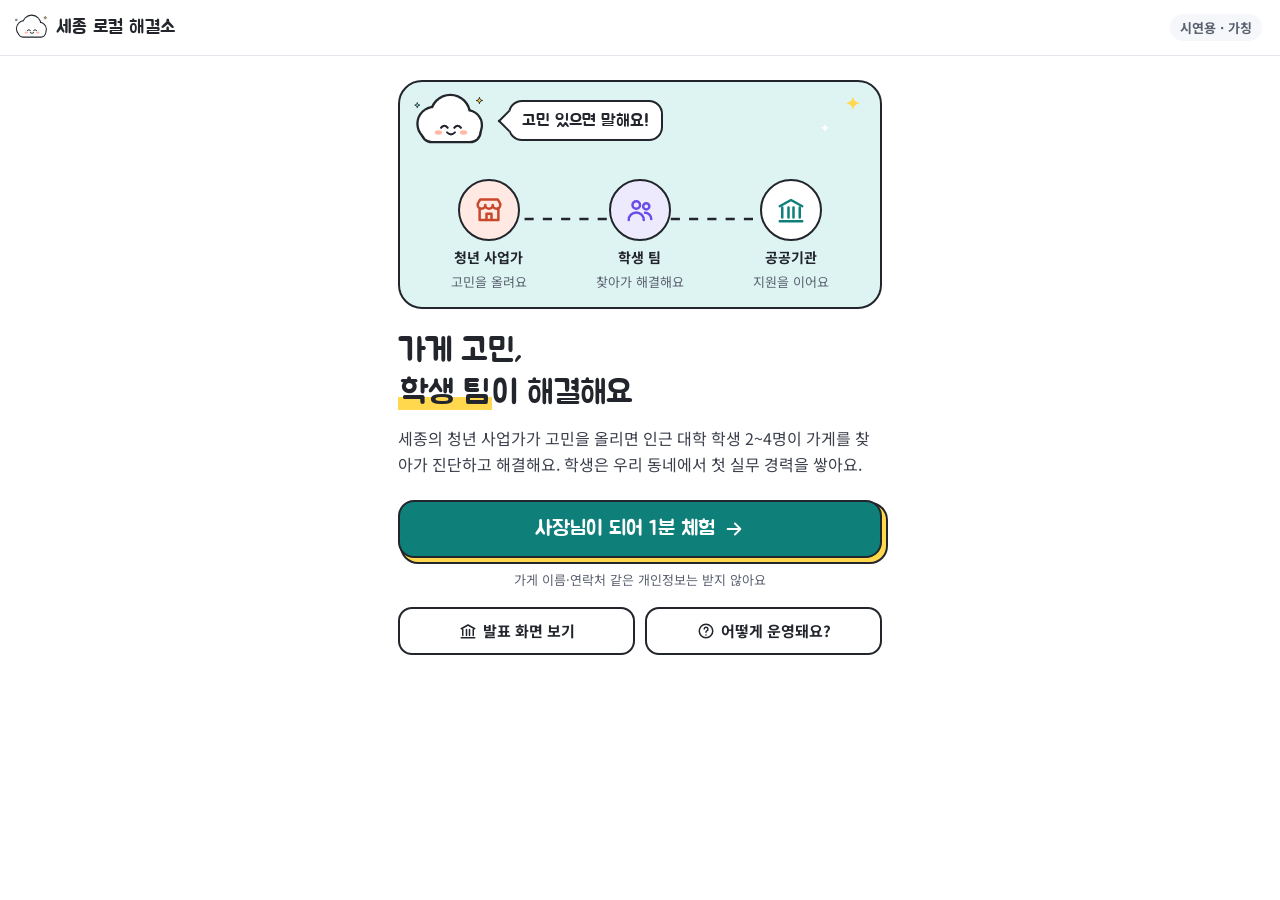
<file: design/prototype-index.html>
<!DOCTYPE html>
<html lang="ko">
<head>
<meta charset="utf-8">
<meta name="viewport" content="width=device-width, initial-scale=1">
<title>세종 로컬 해결소 · 1분 체험</title>
<link rel="preconnect" href="https://fonts.googleapis.com">
<link rel="preconnect" href="https://fonts.gstatic.com" crossorigin>
<link href="https://fonts.googleapis.com/css2?family=Jua&family=Noto+Sans+KR:wght@400;500;700;800&display=swap" rel="stylesheet">
<style>
  :root {
    --ink:#22252B; --mut:#5B6170; --line:#E3E6EC; --bg:#FFFFFF; --soft:#F5F7FA;
    --teal:#0F7F7A; --teal-l:#39ADAA; --mint:#DDF4F2;
    --pur:#6A4DE8; --pur-l:#EEEAFE;
    --coral:#C9472A; --coral-l:#FFE9E2; --coral-m:#FF8A6B;
    --sky:#62AEFF; --sky-l:#E6F2FF; --yel:#FFD84D;
    --disp:"Jua","Noto Sans KR","Noto Sans CJK KR",system-ui,sans-serif;
  }
  * { box-sizing:border-box; }
  html, body { margin:0; }
  body { font-family:"Noto Sans KR","Noto Sans CJK KR",system-ui,sans-serif; color:var(--ink); background:var(--bg); -webkit-font-smoothing:antialiased; }
  button { font:inherit; color:inherit; cursor:pointer; }
  button:focus-visible, textarea:focus-visible, a:focus-visible { outline:3px solid var(--sky); outline-offset:2px; }
  .disp { font-family:var(--disp); font-weight:400; letter-spacing:-0.3px; }
  .ic { display:block; flex-shrink:0; }
  .top { position:sticky; top:0; z-index:5; background:rgba(255,255,255,.95); height:56px; display:flex; align-items:center; justify-content:space-between; padding:0 18px; border-bottom:1px solid var(--line); }
  .brand { display:flex; align-items:center; gap:6px; font-family:var(--disp); font-size:19px; }
  .brand .gomi { margin:-6px -2px -6px -6px; }
  .tag { font-size:13px; font-weight:700; color:var(--mut); background:var(--soft); border-radius:999px; padding:4px 10px; }
  main { padding:18px 18px 150px; max-width:520px; margin:0 auto; }
  /* sticker */
  .stk { border:2px solid var(--ink); border-radius:18px; background:#fff; box-shadow:4px 4px 0 var(--ink); }
  .btn { appearance:none; width:100%; min-height:58px; border:2px solid var(--ink); border-radius:16px; background:var(--teal); color:#fff; font-family:var(--disp); font-size:21px; display:flex; align-items:center; justify-content:center; gap:8px; box-shadow:4px 4px 0 var(--yel), 4px 4px 0 2px var(--ink); transition:transform .08s, box-shadow .08s; }
  .btn:active { transform:translate(3px,3px); box-shadow:1px 1px 0 var(--yel), 1px 1px 0 2px var(--ink); }
  .btn.coral { background:var(--coral); }
  .btn.white { background:#fff; color:var(--ink); }
  /* landing */
  .hero { position:relative; background:var(--mint); border:2px solid var(--ink); border-radius:24px; padding:18px 16px 16px; overflow:hidden; margin:6px 0 22px; }
  .hero .spk { position:absolute; color:var(--yel); }
  .bubble { position:relative; display:inline-block; background:#fff; border:2px solid var(--ink); border-radius:14px; padding:8px 12px; font-family:var(--disp); font-size:17px; margin:0 0 4px 92px; }
  .bubble::after { content:""; position:absolute; left:-9px; bottom:10px; width:14px; height:14px; background:#fff; border-left:2px solid var(--ink); border-bottom:2px solid var(--ink); transform:rotate(45deg); }
  .hero-gomi { position:absolute; left:8px; top:6px; }
  .tri { position:relative; display:grid; grid-template-columns:repeat(3,minmax(0,1fr)); gap:6px; margin-top:34px; }
  .tri svg.link { position:absolute; left:16%; right:16%; top:30px; width:68%; height:20px; }
  .node { position:relative; display:flex; flex-direction:column; align-items:center; gap:6px; text-align:center; }
  .node .b { width:62px; height:62px; border-radius:50%; border:2px solid var(--ink); display:flex; align-items:center; justify-content:center; background:#fff; }
  .node b { font-size:14px; }
  .node span { font-size:13px; color:var(--mut); line-height:1.35; }
  h1.big { font-size:33px; line-height:1.28; margin:0 0 10px; }
  .hl { background:linear-gradient(transparent 62%, var(--yel) 62%); padding:0 2px; }
  .lede { font-size:16px; line-height:1.65; color:#3A3F4B; margin:0 0 22px; }
  .fine { font-size:13px; color:var(--mut); text-align:center; margin:12px 0 0; }
  .more { display:grid; grid-template-columns:repeat(2,minmax(0,1fr)); gap:10px; margin-top:18px; }
  .more a { display:flex; align-items:center; justify-content:center; gap:6px; min-height:48px; border:2px solid var(--ink); border-radius:14px; color:var(--ink); text-decoration:none; font-weight:700; font-size:15px; background:#fff; }
  /* progress */
  .prog { position:relative; height:34px; margin:2px 56px 14px 16px; }
  .prog .track { position:absolute; left:0; right:0; top:22px; border-top:3px dashed #C9CFD8; }
  .prog .fill { position:absolute; left:0; top:22px; border-top:3px solid var(--teal); transition:width .3s; }
  .prog .me { position:absolute; top:0; transform:translateX(-50%); transition:left .3s; }
  .prog .lab { position:absolute; right:-52px; top:12px; font-size:13px; font-weight:700; color:var(--mut); }
  .trail { display:flex; flex-wrap:wrap; gap:6px; margin:0 0 14px; }
  .trail button { appearance:none; display:flex; align-items:center; gap:6px; min-height:44px; padding:0 12px; border:2px solid var(--ink); border-radius:999px; background:#fff; font-size:14px; font-weight:700; }
  .trail button .ic { color:var(--mut); }
  .q { font-size:28px; line-height:1.3; margin:0 0 16px; }
  .grid { display:grid; grid-template-columns:repeat(2,minmax(0,1fr)); gap:12px; }
  .tile { appearance:none; position:relative; display:flex; flex-direction:column; align-items:flex-start; gap:12px; min-height:112px; padding:14px; border:2px solid var(--ink); border-radius:18px; background:#fff; text-align:left; box-shadow:3px 3px 0 var(--ink); transition:transform .1s, background .1s; }
  .tile .ib { width:46px; height:46px; border-radius:14px; display:flex; align-items:center; justify-content:center; border:2px solid var(--ink); }
  .tile b { font-size:17px; line-height:1.3; }
  .tile small { display:block; font-size:13px; color:var(--mut); font-weight:500; margin-top:3px; line-height:1.4; }
  .tile.wide { grid-column:1 / span 2; flex-direction:row; align-items:center; min-height:72px; }
  .tile.on { background:var(--mint); transform:translate(2px,2px); box-shadow:1px 1px 0 var(--ink); }
  .tile .ok { position:absolute; right:10px; top:10px; width:28px; height:28px; border-radius:50%; background:var(--teal); color:#fff; display:none; align-items:center; justify-content:center; border:2px solid var(--ink); }
  .tile.on .ok { display:flex; }
  .list { display:flex; flex-direction:column; gap:12px; }
  .list .tile { flex-direction:row; align-items:center; min-height:76px; }
  .ask { display:flex; align-items:flex-end; gap:6px; margin:0 0 12px; }
  .ask .bubble { margin:0 0 30px 0; font-size:16px; }
  .ask .bubble::after { left:auto; right:-9px; transform:rotate(-135deg); }
  textarea { width:100%; min-height:110px; border:2px solid var(--ink); border-radius:16px; padding:14px; font:inherit; font-size:17px; line-height:1.55; resize:none; background:#fff; }
  textarea::placeholder { color:#7B8190; }
  .exh { font-size:14px; font-weight:700; color:var(--mut); margin:16px 0 8px; }
  .chips { display:flex; flex-direction:column; gap:8px; }
  .chip { appearance:none; text-align:left; border:2px solid var(--ink); background:var(--sky-l); border-radius:16px 16px 16px 4px; padding:11px 14px; font-size:15px; min-height:48px; }
  .err { color:#B42318; font-weight:700; font-size:15px; margin:10px 0 0; }
  .dock { position:fixed; left:0; right:0; bottom:0; padding:12px 18px calc(16px + env(safe-area-inset-bottom)); background:linear-gradient(to top,#fff 72%,rgba(255,255,255,0)); }
  .dock .btn { max-width:484px; margin:0 auto; }
  /* analyzing */
  .ana { text-align:center; padding-top:20px; }
  .ana .gomi { animation:bob 1.2s ease-in-out infinite; }
  @keyframes bob { 50% { transform:translateY(-8px); } }
  .ana h2 { font-size:27px; margin:10px 0 18px; }
  .steps { display:inline-flex; flex-direction:column; gap:10px; text-align:left; }
  .steps div { display:flex; align-items:center; gap:10px; font-size:17px; color:#9AA1AE; transition:color .2s; }
  .steps div i { width:28px; height:28px; border-radius:50%; border:2px solid #C9CFD8; display:flex; align-items:center; justify-content:center; color:transparent; }
  .steps div.on { color:var(--ink); font-weight:700; }
  .steps div.on i { background:var(--teal); border-color:var(--ink); color:#fff; }
  /* result */
  .rhead { position:relative; background:var(--mint); border:2px solid var(--ink); border-radius:22px; padding:16px; margin:0 0 16px; overflow:hidden; }
  .rhead .k { font-family:var(--disp); font-size:18px; color:#0A5F5B; }
  .rrow { display:flex; align-items:center; gap:14px; margin:8px 0 10px; }
  .ring { position:relative; width:96px; height:96px; flex-shrink:0; }
  .ring svg { transform:rotate(-90deg); }
  .ring b { position:absolute; inset:0; display:flex; flex-direction:column; align-items:center; justify-content:center; font-family:var(--disp); font-size:32px; line-height:1; }
  .ring b small { font-family:"Noto Sans KR",sans-serif; font-size:13px; font-weight:700; color:var(--mut); margin-top:4px; }
  .rtype { display:inline-block; font-size:14px; font-weight:800; background:var(--coral-l); color:#9A3219; border:2px solid var(--ink); border-radius:999px; padding:3px 10px; margin:0 0 6px; }
  .rtitle { font-size:22px; line-height:1.38; margin:0; }
  .alt { display:flex; justify-content:space-between; font-size:14px; color:var(--mut); border-top:2px dashed #9FD9D4; padding-top:10px; margin-top:4px; }
  .why { display:flex; flex-wrap:wrap; gap:6px; margin-top:10px; }
  .why span { font-size:13px; font-weight:700; background:#fff; border:2px solid var(--ink); border-radius:8px; padding:3px 8px; }
  .card { border:2px solid var(--ink); border-radius:20px; background:#fff; margin:0 0 14px; overflow:hidden; box-shadow:4px 4px 0 var(--ink); }
  .card .h { display:flex; align-items:center; gap:10px; padding:12px 14px; border-bottom:2px solid var(--ink); font-family:var(--disp); font-size:19px; }
  .card .h .ib { width:36px; height:36px; border-radius:11px; border:2px solid var(--ink); display:flex; align-items:center; justify-content:center; background:#fff; }
  .card .h span.r { margin-left:auto; font-family:"Noto Sans KR",sans-serif; font-size:13px; font-weight:700; }
  .card .b { padding:14px; }
  .h.stu { background:var(--pur-l); } .h.gov { background:var(--mint); }
  .avatars { display:flex; gap:8px; margin:0 0 12px; flex-wrap:wrap; }
  .av { display:flex; align-items:center; gap:6px; border:2px solid var(--ink); border-radius:999px; padding:4px 10px 4px 4px; font-size:14px; font-weight:700; background:#fff; }
  .av i { width:28px; height:28px; border-radius:50%; display:flex; align-items:center; justify-content:center; color:#fff; font-style:normal; font-size:13px; font-weight:800; border:2px solid var(--ink); }
  .todo { display:flex; flex-direction:column; gap:8px; }
  .todo div { display:flex; gap:10px; align-items:flex-start; font-size:15px; line-height:1.5; }
  .todo div .ic { color:var(--pur); margin-top:1px; }
  .cost { display:flex; flex-direction:column; gap:2px; font-size:14px; color:var(--mut); border-top:2px dashed var(--line); padding-top:10px; margin-top:12px; } .cost b { color:var(--ink); font-size:15px; }
  .ag { display:flex; align-items:flex-start; justify-content:space-between; gap:10px; padding:8px 0; }
  .ag + .ag { border-top:2px dashed var(--line); }
  .ag b { display:block; font-size:16px; } .ag small { font-size:14px; color:var(--mut); }
  .pend { font-size:13px; font-weight:700; color:var(--mut); border:2px dashed #9AA1AE; border-radius:999px; padding:2px 8px; white-space:nowrap; }
  .store { margin-top:14px; border:2px solid var(--ink); border-radius:18px; background:var(--yel); box-shadow:4px 4px 0 var(--ink); padding:14px; }
  .store label { display:flex; align-items:center; gap:8px; font-weight:800; font-size:17px; margin:0 0 8px; }
  .store label .ib { width:32px; height:32px; border-radius:10px; border:2px solid var(--ink); background:#fff; display:flex; align-items:center; justify-content:center; color:var(--coral); }
  .store label em { font-style:normal; font-size:14px; font-weight:700; color:#5A4A00; background:#FFF3B8; border:2px solid var(--ink); border-radius:999px; padding:1px 9px; }
  .store input { width:100%; min-height:52px; border:2px solid var(--ink); border-radius:14px; padding:0 14px; font:inherit; font-size:17px; background:#fff; color:var(--ink); }
  .store input::placeholder { color:#7B8190; }
  .store input:focus-visible { outline:3px solid var(--sky); outline-offset:2px; }
  .store p { word-break:keep-all; margin:8px 0 0; font-size:14px; line-height:1.5; font-weight:700; color:#4A3F00; display:flex; gap:6px; align-items:flex-start; }
  .human { display:flex; gap:10px; align-items:center; font-size:14px; line-height:1.5; background:var(--soft); border-radius:14px; padding:12px; color:#3A3F4B; }
  .badge { display:inline-block; font-size:13px; font-weight:700; color:var(--mut); margin:0 0 10px; }
  /* done */
  .done { position:fixed; inset:0; z-index:20; background:var(--teal); color:#fff; display:flex; flex-direction:column; align-items:center; justify-content:center; text-align:center; padding:24px; overflow:hidden; }
  .done .spk { position:absolute; color:var(--yel); }
  .done h2 { font-size:40px; line-height:1.25; margin:12px 0 10px; }
  .done p { font-size:18px; line-height:1.6; margin:0 0 26px; color:#FFFFFF; }
  .done .arrow { width:62px; height:62px; border-radius:50%; background:var(--yel); color:var(--ink); border:2px solid var(--ink); display:flex; align-items:center; justify-content:center; margin:0 auto 6px; animation:up 1s ease-in-out infinite; }
  @keyframes up { 50% { transform:translateY(-8px); } }
  .done .row { display:flex; flex-direction:column; gap:12px; width:100%; max-width:360px; }
  .done .link { appearance:none; background:none; border:0; color:#fff; text-decoration:underline; font-size:16px; min-height:44px; }
  @media (prefers-reduced-motion: reduce) { *, *::before, *::after { animation:none !important; transition:none !important; } }
</style>
</head>
<body>
<header class="top"><span class="brand" id="brand"></span><span class="tag">시연용 · 가칭</span></header>
<main id="app"></main>
<div class="dock" id="dock" hidden></div>
<script>
/* 세종 로컬 해결소 시연 — 공통 데이터와 규칙 기반 분류기 (모든 시안이 같이 씀) */
(function () {
  var TYPES = {
    promo:    { label: '홍보·온라인 노출', kw: ['인스타', '홍보', 'sns', '리뷰', '지도', '검색', '노출', '새 손님', '블로그'], majors: ['경영·사회', '디자인·예체능'], tasks: ['지도 앱 가게 정보(사진·메뉴·영업시간) 정리', '인스타 게시물 3개 시안과 올리는 법 안내'], title: '온라인에서 가게가 잘 안 보여 새 손님이 줄고 있어요' },
    visual:   { label: '매장 사진·디자인', kw: ['사진', '간판', '메뉴판', '인테리어', '영상', '포스터', '디자인'], majors: ['디자인·예체능'], tasks: ['대표 메뉴 사진 다시 찍기', '메뉴판 다시 짜기'], title: '가게의 첫인상인 사진과 메뉴판을 다듬을 때예요' },
    price:    { label: '메뉴·가격', kw: ['가격', '메뉴', '단가', '원가', '할인', '올려'], majors: ['경영·사회'], tasks: ['원가와 가격표 점검', '손님 10명에게 가격 설문'], title: '가격과 메뉴 구성을 숫자로 점검할 때예요' },
    ops:      { label: '운영·재고', kw: ['재고', '발주', '인력', '바빠', '밀려', '일이 너무'], majors: ['경영·사회', 'IT·이공'], tasks: ['하루 업무 흐름 기록과 병목 찾기', '재고표 자동화'], title: '일이 몰리는 지점을 찾아 덜어 낼 때예요' },
    digital:  { label: '예약·주문 디지털화', kw: ['예약', '전화', '주문', '홈페이지', '키오스크'], majors: ['IT·이공'], tasks: ['온라인 예약 페이지 만들기', '자주 묻는 질문 자동 답변'], title: '전화로 받던 예약을 온라인으로 옮길 때예요' },
    customer: { label: '고객·상권 분석', kw: ['손님', '단골', '상권', '유동', '경쟁', '매출'], majors: ['경영·사회'], tasks: ['손님 20명 짧은 설문', '주변 상권과 비교'], title: '손님이 왜 줄었는지부터 확인할 때예요' },
    money:    { label: '자금·세무·제도', kw: ['임대료', '세금', '대출', '지원금', '자금', '세무', '돈'], majors: [], tasks: [], title: '자금·세무는 전문 기관 연결이 먼저예요', agency: true }
  };
  var SYMPTOM_MAP = {
    '새 손님이 안 와요': ['promo', 'customer'],
    '단골이 줄었어요': ['customer', 'price'],
    '일이 너무 많아요': ['ops', 'digital'],
    '돈 관리가 어려워요': ['money', 'price']
  };

  function classify(input) {
    var scores = {}, hits = {};
    Object.keys(TYPES).forEach(function (id) { scores[id] = 0; hits[id] = []; });
    if (input.state === 'unknown' && input.symptom) {
      var pair = SYMPTOM_MAP[input.symptom] || ['customer', 'promo'];
      scores[pair[0]] = 78; scores[pair[1]] = 52;
      hits[pair[0]] = ['진단 답: ' + input.symptom]; hits[pair[1]] = ['진단 답: ' + input.symptom];
    } else {
      var text = String(input.text || '').toLowerCase();
      Object.keys(TYPES).forEach(function (id) {
        TYPES[id].kw.forEach(function (k) { if (text.indexOf(k) !== -1) hits[id].push(k); });
        if (hits[id].length) scores[id] = Math.min(95, 46 + 18 * hits[id].length);
      });
    }
    var ranked = Object.keys(TYPES).sort(function (a, b) { return scores[b] - scores[a]; });
    if (!scores[ranked[0]]) { scores.customer = 60; hits.customer = ['단서가 적어 진단부터 시작']; ranked = ['customer'].concat(ranked.filter(function (x) { return x !== 'customer'; })); }
    var top = ranked.slice(0, 2).filter(function (id) { return scores[id] > 0; }).map(function (id) {
      return { id: id, label: TYPES[id].label, score: scores[id], hits: hits[id] };
    });
    var needsAgency = top.some(function (t) { return TYPES[t.id].agency; }) || input.supportUnknown === true;
    var majors = [];
    top.forEach(function (t) { TYPES[t.id].majors.forEach(function (m) { if (majors.indexOf(m) === -1) majors.push(m); }); });
    if (majors.length === 1) majors.push(majors[0] === '경영·사회' ? '디자인·예체능' : '경영·사회');
    var tasks = [];
    top.forEach(function (t) { TYPES[t.id].tasks.forEach(function (x) { if (tasks.length < 3 && tasks.indexOf(x) === -1) tasks.push(x); }); });
    var agencies = [];
    if (needsAgency) agencies.push({ name: '소상공인 지원기관', what: '정책자금·세무 상담으로 연결' });
    if (top.some(function (t) { return t.id === 'promo' || t.id === 'visual' || t.id === 'digital'; })) agencies.push({ name: '소상공인 지원기관', what: '온라인 판로·디지털 교육 안내' });
    agencies.push({ name: '청년 지원기관', what: '참여 학생 활동 확인서 발급' });
    var why = [];
    top.forEach(function (t) { t.hits.forEach(function (h) { if (why.indexOf(h) === -1) why.push(h); }); });
    return {
      title: TYPES[top[0].id].title,
      top: top,
      majors: majors,
      teamSize: Math.max(2, Math.min(4, majors.length + 1)),
      weeks: majors.length ? 3 : 0,
      tasks: tasks,
      agencies: agencies,
      needsAgency: needsAgency,
      why: why
    };
  }

  window.CORE = {
    INDUSTRIES: ['카페·디저트', '음식점', '소매', '서비스(미용·학원 등)', '기타'],
    AREAS: ['조치원읍', '신도심', '면 지역'],
    STATES: [
      { id: 'know', label: '해결책을 알아요', hint: '하고 싶은 일이 정해져 있어요' },
      { id: 'direction', label: '방향만 있어요', hint: '대충 어떤 문제인지는 알아요' },
      { id: 'unknown', label: '뭐가 필요한지 모르겠어요', hint: '질문 하나로 같이 찾아봐요' }
    ],
    EXAMPLES: ['인스타 홍보를 하고 싶은데 사진이 별로예요', '가격을 올려야 할지 모르겠어요', '예약 전화가 너무 많아서 일이 밀려요', '임대료와 세금 때문에 버거워요'],
    SYMPTOMS: ['새 손님이 안 와요', '단골이 줄었어요', '일이 너무 많아요', '돈 관리가 어려워요'],
    COSTS: [{ label: '메뉴판 제작', v: '평균 약 7만 원' }, { label: '숏폼 홍보 영상', v: '평균 약 13만 원' }, { label: '소규모 홈페이지', v: '80만~250만 원' }],
    TYPES: TYPES,
    classify: classify,
    esc: function (s) { return String(s).replace(/[&<>"']/g, function (c) { return { '&': '&amp;', '<': '&lt;', '>': '&gt;', '"': '&quot;', "'": '&#39;' }[c]; }); }
  };
})();

</script>
<script>
/* R3 아이콘·캐릭터 (모두 직접 그린 SVG) */
(function () {
  var P = {
    cup: '<path d="M5 9h11v5a5 5 0 0 1-5 5h-1a5 5 0 0 1-5-5z"/><path d="M16 10h2a2.5 2.5 0 0 1 0 5h-2"/><path d="M8 3.5v2.5M12 3.5v2.5"/>',
    bowl: '<path d="M3 11h18a9 9 0 0 1-18 0z"/><path d="M8 20.5h8"/><path d="M9 7.5c0-2 2-2 2-4M14 7.5c0-2 2-2 2-4"/>',
    bag: '<path d="M5 8h14l-1.2 12.5H6.2z"/><path d="M9 10V6.5a3 3 0 0 1 6 0V10"/>',
    scissors: '<circle cx="6" cy="7" r="3"/><circle cx="6" cy="17" r="3"/><path d="M8.6 8.6L20 19M8.6 15.4L20 5"/>',
    dots: '<circle cx="5" cy="12" r="1.6" fill="currentColor"/><circle cx="12" cy="12" r="1.6" fill="currentColor"/><circle cx="19" cy="12" r="1.6" fill="currentColor"/>',
    train: '<rect x="5" y="3.5" width="14" height="14" rx="3"/><path d="M5 10.5h14M8.5 21l2-3.5M15.5 21l-2-3.5"/><circle cx="9" cy="14" r="1" fill="currentColor"/><circle cx="15" cy="14" r="1" fill="currentColor"/>',
    city: '<path d="M3 21h18M5 21V10l5-3v14M10 21V4h9v17"/><path d="M13 8h3M13 12h3M13 16h3"/>',
    tree: '<path d="M12 21v-5"/><path d="M12 16c-3.6 0-6-2.6-6-6a6 6 0 0 1 12 0c0 3.4-2.4 6-6 6z"/><path d="M4 21h16"/>',
    bulb: '<path d="M9 18h6M10 21h4"/><path d="M12 3a6 6 0 0 0-4 10.5c.7.7 1 1.5 1 2.5h6c0-1 .3-1.8 1-2.5A6 6 0 0 0 12 3z"/>',
    compass: '<circle cx="12" cy="12" r="9"/><path d="M15.5 8.5l-2 5-5 2 2-5z"/>',
    question: '<circle cx="12" cy="12" r="9"/><path d="M9.6 9.4a2.5 2.5 0 1 1 3.4 2.4c-.7.3-1 .8-1 1.6v.4"/><path d="M12 17.2v.1"/>',
    store: '<path d="M4.5 10.5V20h15v-9.5"/><path d="M3 7l2-3.5h14L21 7v1a3 3 0 0 1-6 0 3 3 0 0 1-6 0 3 3 0 0 1-6 0z"/><path d="M10 20v-5h4v5"/>',
    people: '<circle cx="9" cy="8" r="3"/><path d="M3 20c0-3.3 2.7-6 6-6s6 2.7 6 6"/><circle cx="17" cy="9" r="2.5"/><path d="M16 14.2c2.8 0 5 2.2 5 5"/>',
    clock: '<circle cx="12" cy="12" r="9"/><path d="M12 7v5l3.5 2"/>',
    won: '<circle cx="12" cy="12" r="9"/><path d="M7.5 9l2 6 2.5-5 2.5 5 2-6M7 12h10"/>',
    hall: '<path d="M3 9l9-5 9 5"/><path d="M5 10v8M10 10v8M14 10v8M19 10v8M3 21h18"/>',
    check: '<path d="M5 12.5l4.5 4.5L19 7.5"/>',
    right: '<path d="M5 12h14M13 6l6 6-6 6"/>',
    left: '<path d="M19 12H5M11 6l-6 6 6 6"/>',
    up: '<path d="M12 20V5M6 11l6-6 6 6"/>',
    edit: '<path d="M4 20h4L19 9l-4-4L4 16z"/>',
    spark: '<path d="M12 2.5c.9 4.6 2.6 6.4 7.5 7.5-4.9 1.1-6.6 2.9-7.5 7.5-.9-4.6-2.6-6.4-7.5-7.5 4.9-1.1 6.6-2.9 7.5-7.5z" fill="currentColor" stroke="none"/>'
  };
  function icon(name, size, cls) {
    return '<svg class="ic ' + (cls || '') + '" width="' + (size || 24) + '" height="' + (size || 24) + '" viewBox="0 0 24 24" fill="none" stroke="currentColor" stroke-width="2" stroke-linecap="round" stroke-linejoin="round" aria-hidden="true">' + P[name] + '</svg>';
  }
  /* 구름 캐릭터 '고미' : mood = happy | worry | think | wow */
  function gomi(mood, size) {
    var s = size || 120, ink = '#22252B';
    var shapes = function (attrs) {
      return '<circle cx="40" cy="54" r="24" ' + attrs + '/><circle cx="64" cy="40" r="28" ' + attrs + '/><circle cx="89" cy="56" r="21" ' + attrs + '/><rect x="22" y="52" width="86" height="28" rx="14" ' + attrs + '/>';
    };
    var eyes = mood === 'happy' || mood === 'wow'
      ? '<path d="M50 60q5-6 10 0M70 60q5-6 10 0" fill="none" stroke="' + ink + '" stroke-width="3.2" stroke-linecap="round"/>'
      : '<circle cx="55" cy="59" r="4" fill="' + ink + '"/><circle cx="75" cy="59" r="4" fill="' + ink + '"/>';
    var mouth = {
      happy: '<path d="M59 67q6 6 12 0" fill="none" stroke="' + ink + '" stroke-width="3" stroke-linecap="round"/>',
      wow: '<path d="M58 66q7 9 14 0z" fill="' + ink + '"/>',
      worry: '<path d="M60 70q5-4 10 0" fill="none" stroke="' + ink + '" stroke-width="3" stroke-linecap="round"/>',
      think: '<path d="M60 69h10" stroke="' + ink + '" stroke-width="3" stroke-linecap="round"/>'
    }[mood || 'happy'];
    var extra = '';
    if (mood === 'worry') extra = '<path d="M101 26c4 6 5 9 2 11.5-2.6 2-6-.5-5.3-3.6.5-2.4 2-4.6 3.3-7.9z" fill="#8CC8FF" stroke="' + ink + '" stroke-width="2"/><path d="M50 51l8 2M80 51l-8 2" stroke="' + ink + '" stroke-width="2.6" stroke-linecap="round"/>';
    if (mood === 'think') extra = '<circle cx="104" cy="28" r="4" fill="' + ink + '"/><circle cx="114" cy="18" r="3" fill="' + ink + '"/><circle cx="96" cy="36" r="2.6" fill="' + ink + '"/>';
    if (mood === 'happy' || mood === 'wow') extra = '<path d="M108 14c.6 3 1.7 4.2 4.8 4.8-3.1.6-4.2 1.8-4.8 4.8-.6-3-1.7-4.2-4.8-4.8 3.1-.6 4.2-1.8 4.8-4.8z" fill="#FFC93C" stroke="' + ink + '" stroke-width="1.5"/><path d="M14 22c.5 2.4 1.4 3.3 3.8 3.8-2.4.5-3.3 1.4-3.8 3.8-.5-2.4-1.4-3.3-3.8-3.8 2.4-.5 3.3-1.4 3.8-3.8z" fill="#7FD8D0" stroke="' + ink + '" stroke-width="1.5"/>';
    return '<svg class="gomi" width="' + s + '" height="' + Math.round(s * 0.8) + '" viewBox="0 0 130 104" aria-hidden="true">' +
      '<g>' + shapes('fill="' + ink + '" stroke="' + ink + '" stroke-width="7"') + '</g>' +
      '<g>' + shapes('fill="#FFFFFF"') + '</g>' +
      '<ellipse cx="46" cy="67" rx="5.5" ry="3.4" fill="#FFB8A6"/><ellipse cx="84" cy="67" rx="5.5" ry="3.4" fill="#FFB8A6"/>' + eyes + mouth + extra + '</svg>';
  }
  window.ART = { icon: icon, gomi: gomi };
})();

</script>
<script>
var C = window.CORE, A = window.ART;
var S = { screen: 'landing', industry: null, area: null, state: null, symptom: null, text: '', store: '', result: null, err: false };
var STEPS = ['industry', 'area', 'state', 'concern'];
var IC_IND = { '카페·디저트': ['cup', '#FFE9E2'], '음식점': ['bowl', '#FFF4CC'], '소매': ['bag', '#EEEAFE'], '서비스(미용·학원 등)': ['scissors', '#E6F2FF'], '기타': ['dots', '#F5F7FA'] };
var IC_AREA = { '조치원읍': ['train', '#FFF4CC', '조치원역·대학가 원도심'], '신도심': ['city', '#E6F2FF', '나성·도담·어진동 등'], '면 지역': ['tree', '#DDF4F2', '연서·장군·연동면 등'] };
var IC_STATE = { know: ['bulb', '#FFF4CC'], direction: ['compass', '#E6F2FF'], unknown: ['question', '#EEEAFE'] };
var IC_SYM = { '새 손님이 안 와요': ['store', '#FFE9E2'], '단골이 줄었어요': ['people', '#EEEAFE'], '일이 너무 많아요': ['clock', '#FFF4CC'], '돈 관리가 어려워요': ['won', '#DDF4F2'] };
var MAJOR_COLOR = { '경영·사회': ['#C9472A', '경'], '디자인·예체능': ['#6A4DE8', '디'], 'IT·이공': ['#0F7F7A', 'IT'] };
document.getElementById('brand').innerHTML = A.gomi('happy', 40) + '세종 로컬 해결소';
function set(p) { Object.assign(S, p); render(); }
function stateLabel() { var s = C.STATES.filter(function (x) { return x.id === S.state; })[0]; return s && s.label; }
function tile(key, v, label, ic, bg, sub, cls) {
  return '<button class="tile ' + (cls || '') + (S[key] === v ? ' on' : '') + '" data-k="' + key + '" data-v="' + C.esc(v) + '"><span class="ib" style="background:' + bg + '">' + A.icon(ic, 26) + '</span><span><b>' + C.esc(label) + '</b>' + (sub ? '<small>' + sub + '</small>' : '') + '</span><span class="ok">' + A.icon('check', 16) + '</span></button>';
}
function prog(idx) {
  var pct = idx / 3 * 100;
  return '<div class="prog" role="progressbar" aria-label="진행 단계" aria-valuemin="1" aria-valuemax="4" aria-valuenow="' + (idx + 1) + '"><div class="track"></div><div class="fill" style="width:' + pct + '%"></div><div class="me" style="left:' + pct + '%">' + A.gomi('happy', 34) + '</div><span class="lab">' + (idx + 1) + ' / 4</span></div>';
}
function trail(idx) {
  var items = [['industry', S.industry], ['area', S.area], ['state', stateLabel()]].slice(0, idx).filter(function (x) { return x[1]; });
  return items.length ? '<div class="trail">' + items.map(function (x) { return '<button data-go="' + x[0] + '" aria-label="' + C.esc(x[1]) + ' 다시 고르기">' + C.esc(x[1]) + A.icon('edit', 14) + '</button>'; }).join('') + '</div>' : '';
}
function render() {
  var a = document.getElementById('app'), d = document.getElementById('dock'), idx = STEPS.indexOf(S.screen);
  a.dataset.screen = S.screen; d.hidden = true; d.innerHTML = '';
  var old = document.querySelector('.done'); if (old) old.remove();
  if (S.screen === 'landing') {
    a.innerHTML =
      '<div class="hero"><span class="spk" style="right:16px;top:12px">' + A.icon('spark', 22) + '</span><span class="spk" style="right:48px;top:40px;color:#fff">' + A.icon('spark', 14) + '</span>' +
      '<span class="hero-gomi">' + A.gomi('happy', 86) + '</span><span class="bubble">고민 있으면 말해요!</span>' +
      '<div class="tri"><svg class="link" viewBox="0 0 200 20" preserveAspectRatio="none" aria-hidden="true"><path d="M0 10 H200" stroke="#22252B" stroke-width="2.5" stroke-dasharray="6 6"/></svg>' +
      '<div class="node"><span class="b" style="background:#FFE9E2;color:#C9472A">' + A.icon('store', 30) + '</span><b>청년 사업가</b><span>고민을 올려요</span></div>' +
      '<div class="node"><span class="b" style="background:#EEEAFE;color:#6A4DE8">' + A.icon('people', 30) + '</span><b>학생 팀</b><span>찾아가 해결해요</span></div>' +
      '<div class="node"><span class="b" style="background:#FFFFFF;color:#0F7F7A">' + A.icon('hall', 30) + '</span><b>공공기관</b><span>지원을 이어요</span></div></div></div>' +
      '<h1 class="big disp">가게 고민,<br><span class="hl">학생 팀</span>이 해결해요</h1>' +
      '<p class="lede">세종의 청년 사업가가 고민을 올리면 인근 대학 학생 2~4명이 가게를 찾아가 진단하고 해결해요. 학생은 우리 동네에서 첫 실무 경력을 쌓아요.</p>' +
      '<button class="btn" data-act="start" id="start">사장님이 되어 1분 체험 ' + A.icon('right', 22) + '</button>' +
      '<p class="fine">가게 이름·연락처 같은 개인정보는 받지 않아요</p>' +
      '<div class="more"><a href="dashboard.html">' + A.icon('hall', 18) + '발표 화면 보기</a><a href="#" id="about">' + A.icon('question', 18) + '어떻게 운영돼요?</a></div>';
    document.getElementById('start').onclick = function () { set({ screen: 'industry' }); };
    document.getElementById('about').onclick = function (e) { e.preventDefault(); alertBox(); };
    return;
  }
  if (idx >= 0) {
    var h = prog(idx) + trail(idx);
    if (S.screen === 'industry') h += '<h1 class="q disp">어떤 가게를 운영하세요?</h1><div class="grid">' + C.INDUSTRIES.map(function (x, i) { return tile('industry', x, x, IC_IND[x][0], IC_IND[x][1], '', i === 4 ? 'wide' : ''); }).join('') + '</div>';
    if (S.screen === 'area') h += '<h1 class="q disp">가게는 어디에 있어요?</h1><div class="list">' + C.AREAS.map(function (x) { return tile('area', x, x, IC_AREA[x][0], IC_AREA[x][1], IC_AREA[x][2]); }).join('') + '</div>';
    if (S.screen === 'state') h += '<h1 class="q disp">고민은 얼마나 정리됐어요?</h1><div class="list">' + C.STATES.map(function (x) { return tile('state', x.id, x.label, IC_STATE[x.id][0], IC_STATE[x.id][1], x.hint); }).join('') + '</div>';
    if (S.screen === 'concern') {
      if (S.state === 'unknown') h += '<h1 class="q disp">요즘 가장 아쉬운 건요?</h1><div class="grid">' + C.SYMPTOMS.map(function (x) { return tile('symptom', x, x, IC_SYM[x][0], IC_SYM[x][1]); }).join('') + '</div>';
      else {
        h += '<div class="ask">' + A.gomi('worry', 92) + '<span class="bubble">어떤 고민인지 들려주세요</span></div>' +
          '<label for="txt" class="exh" style="display:block;margin:0 0 8px">한두 문장이면 충분해요 (연락처는 빼고)</label>' +
          '<textarea id="txt" maxlength="200" placeholder="예: 손님이 줄었는데 이유를 모르겠어요">' + C.esc(S.text) + '</textarea>' +
          (S.err ? '<p class="err" role="alert">고민을 적거나 아래 예시를 골라 주세요</p>' : '') +
          '<p class="exh">다른 사장님들은 이렇게 말해요</p><div class="chips">' + C.EXAMPLES.map(function (e, i) { return '<button class="chip" data-ex="' + i + '">' + C.esc(e) + '</button>'; }).join('') + '</div>';
        d.hidden = false; d.innerHTML = '<button class="btn coral" data-act="next" id="go">고민 보내고 분석받기 ' + A.icon('right', 22) + '</button>';
      }
    }
    a.innerHTML = h;
    a.querySelectorAll('[data-go]').forEach(function (b) { b.onclick = function () { set({ screen: b.dataset.go }); }; });
    a.querySelectorAll('[data-k]').forEach(function (b) { b.onclick = function () {
      S[b.dataset.k] = b.dataset.v; if (b.dataset.k === 'state') S.symptom = null;
      a.querySelectorAll('.tile').forEach(function (x) { x.classList.remove('on'); }); b.classList.add('on');
      setTimeout(function () { if (b.dataset.k === 'symptom') analyze(); else { set({ screen: STEPS[idx + 1] }); window.scrollTo(0, 0); } }, 220);
    }; });
    a.querySelectorAll('[data-ex]').forEach(function (b) { b.onclick = function () { S.text = C.EXAMPLES[+b.dataset.ex]; document.getElementById('txt').value = S.text; var e = a.querySelector('.err'); if (e) { e.remove(); S.err = false; } }; });
    var t = document.getElementById('txt'); if (t) t.oninput = function () { S.text = t.value; };
    var go = document.getElementById('go'); if (go) go.onclick = function () { if (!S.text.trim()) { set({ err: true }); document.getElementById('txt').focus(); return; } analyze(); };
    return;
  }
  if (S.screen === 'analyzing') {
    a.innerHTML = '<div class="ana">' + A.gomi('think', 150) + '<h2 class="disp">고민을 읽고 있어요</h2><div class="steps" id="st"><div><i>' + A.icon('check', 16) + '</i>문장에서 단서 찾기</div><div><i>' + A.icon('check', 16) + '</i>문제 유형 나누기</div><div><i>' + A.icon('check', 16) + '</i>학생 팀·기관 고르기</div></div></div>';
    return;
  }
  if (S.screen === 'result' || S.screen === 'done') {
    var r = S.result, t1 = r.top[0], t2 = r.top[1], C2 = 2 * Math.PI * 40;
    a.innerHTML = '<span class="badge">시연용 규칙 기반 분석</span>' +
      '<div class="rhead"><span class="spk" style="position:absolute;right:14px;top:12px;color:#FFD84D">' + A.icon('spark', 20) + '</span><span class="k">분석 완료!</span>' +
      '<div class="rrow"><div class="ring"><svg width="96" height="96" viewBox="0 0 96 96" aria-hidden="true"><circle cx="48" cy="48" r="40" fill="#fff" stroke="#22252B" stroke-width="2"/><circle cx="48" cy="48" r="34" fill="none" stroke="#BFE7E3" stroke-width="10"/><circle cx="48" cy="48" r="34" fill="none" stroke="#0F7F7A" stroke-width="10" stroke-linecap="round" stroke-dasharray="' + (2 * Math.PI * 34 * t1.score / 100).toFixed(1) + ' 999"/></svg><b>' + t1.score + '<small>점</small></b></div>' +
      '<div><span class="rtype">' + t1.label + '</span><h1 class="rtitle disp">' + C.esc(r.title) + '</h1></div></div>' +
      (t2 ? '<div class="alt"><span>다음으로 가까운 유형 · ' + t2.label + '</span><span>' + t2.score + '점</span></div>' : '') +
      '<div class="why" aria-label="찾은 단서">' + r.why.map(function (w) { return '<span>#' + C.esc(w.replace('진단 답: ', '')) + '</span>'; }).join('') + '</div></div>' +
      (r.majors.length ? '<div class="card"><div class="h stu"><span class="ib" style="color:#6A4DE8">' + A.icon('people', 20) + '</span>추천 학생 팀<span class="r">' + r.teamSize + '명 · 약 ' + r.weeks + '주</span></div><div class="b"><div class="avatars">' +
        r.majors.map(function (m) { var c = MAJOR_COLOR[m]; return '<span class="av"><i style="background:' + c[0] + '">' + c[1] + '</i>' + m + '</span>'; }).join('') + '</div><div class="todo">' +
        r.tasks.map(function (x) { return '<div>' + A.icon('check', 18) + '<span>' + C.esc(x) + '</span></div>'; }).join('') + '</div>' +
        '<div class="cost"><span>같은 일을 외주로 맡기면 (크몽 평균)</span><b>메뉴판 약 7만 원 · 숏폼 영상 약 13만 원</b><span>해결소는 소액 참여비로 진행해요 (금액은 설문 후 확정)</span></div></div></div>' : '') +
      '<div class="card"><div class="h gov"><span class="ib" style="color:#0F7F7A">' + A.icon('hall', 20) + '</span>공공기관 연결</div><div class="b">' +
        r.agencies.map(function (g) { return '<div class="ag"><span><b>' + g.name + '</b><small>' + g.what + '</small></span><span class="pend">협력 미확인</span></div>'; }).join('') + '</div></div>' +
      '<div class="human">' + A.gomi('happy', 44) + '<span>실제 운영에서는 담당자가 이 분석을 확인한 뒤 연결해요. AI는 추천만 해요.</span></div>' +
      '<div class="store"><label for="store"><span class="ib">' + A.icon('store', 18) + '</span>가게 이름<em>선택</em></label>' +
      '<input id="store" type="text" maxlength="30" autocomplete="off" enterkeyhint="done" placeholder="예: 조치원 ○○카페" value="' + C.esc(S.store) + '"' + (S.screen === 'done' ? ' disabled' : '') + '>' +
      '<p>' + A.icon('check', 16) + '<span>학생 팀이 가게를 찾아갈 때만 써요. 앞 발표 화면에는 나오지 않아요.</span></p></div>';
    var si = document.getElementById('store'); if (si) { si.oninput = function () { S.store = si.value; }; si.onkeydown = function (e) { if (e.key === 'Enter') si.blur(); }; }
    if (S.screen === 'result') { d.hidden = false; d.innerHTML = '<button class="btn" data-act="finish" id="fin">이 고민 제출하기 ' + A.icon('right', 22) + '</button>'; document.getElementById('fin').onclick = function () { save(); set({ screen: 'done' }); }; }
    if (S.screen === 'done') {
      var ov = document.createElement('div'); ov.className = 'done'; ov.setAttribute('role', 'status');
      ov.innerHTML = '<span class="spk" style="left:24px;top:60px">' + A.icon('spark', 30) + '</span><span class="spk" style="right:30px;top:120px;color:#fff">' + A.icon('spark', 20) + '</span><span class="spk" style="left:40px;bottom:140px;color:#BFE7E3">' + A.icon('spark', 24) + '</span>' +
        '<span class="arrow">' + A.icon('up', 30) + '</span>' + A.gomi('wow', 150) + '<h2 class="disp">앞 화면을 보세요!</h2><p>방금 올린 고민이<br>발표 화면 대시보드에 더해졌어요</p>' +
        '<div class="row"><button class="btn white" id="again">처음부터 다시 ' + A.icon('left', 20) + '</button><button class="link" id="close">결과 다시 보기</button></div>';
      document.body.appendChild(ov);
      document.getElementById('again').onclick = function () { set({ screen: 'landing', industry: null, area: null, state: null, symptom: null, text: '', result: null, err: false }); window.scrollTo(0, 0); };
      document.getElementById('close').onclick = function () { set({ screen: 'result' }); };
    }
  }
}
function alertBox() {
  var ov = document.createElement('div'); ov.className = 'done'; ov.style.background = '#6A4DE8'; ov.setAttribute('role', 'dialog'); ov.setAttribute('aria-label', '운영 방식');
  ov.innerHTML = A.gomi('happy', 110) + '<h2 class="disp" style="font-size:30px">이렇게 운영돼요</h2><p style="text-align:left;max-width:340px">1. 사장님이 고민을 올려요<br>2. 학생 팀이 과제를 골라 지원해요<br>3. 가게를 찾아가 진단하고 결과물을 적용해요<br>4. 자금·세무는 공공기관으로 연결해요<br>5. 학생은 활동 인증과 포트폴리오를 받아요</p><div class="row"><button class="btn white" id="x">닫기</button></div>';
  document.body.appendChild(ov); document.getElementById('x').onclick = function () { ov.remove(); };
}
function save() {
  try { var r = S.result, k = 'sls_submissions', list = JSON.parse(localStorage.getItem(k) || '[]'); list.push({ ts: Date.now(), storeName: (S.store || '').trim().slice(0, 30), industry: S.industry, area: S.area, state: S.state, type: r.top[0].id, needsAgency: r.needsAgency }); localStorage.setItem(k, JSON.stringify(list)); } catch (e) {}
}
function analyze() {
  set({ screen: 'analyzing' }); window.scrollTo(0, 0);
  var lines = document.querySelectorAll('#st div'), i = 0;
  var t = setInterval(function () { if (i < lines.length) { lines[i].classList.add('on'); i++; return; } clearInterval(t); set({ screen: 'result', result: C.classify({ state: S.state, text: S.text, symptom: S.symptom }) }); }, 360);
}
render();
</script>
</body>
</html>
</file>
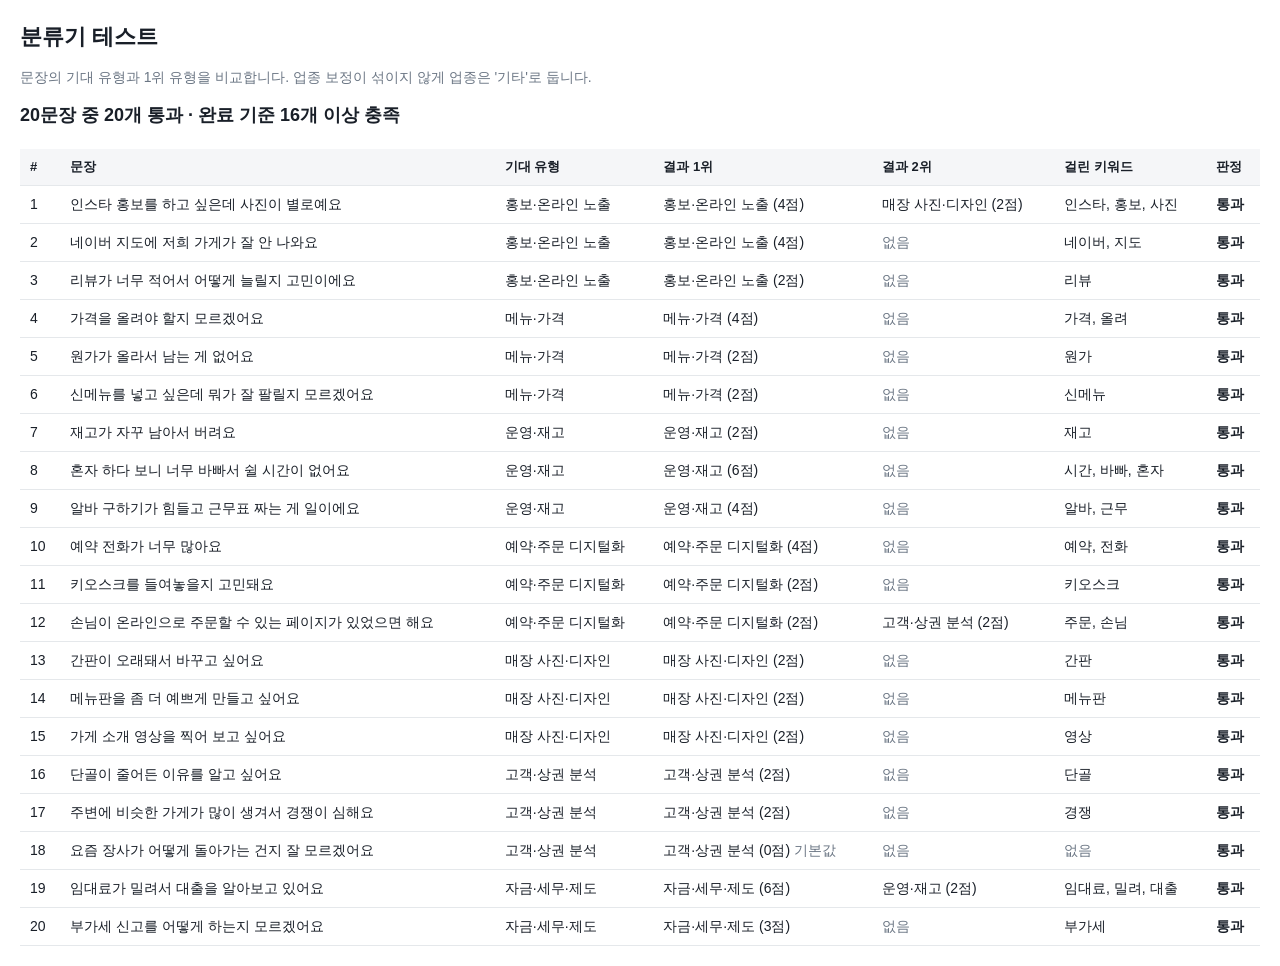
<file: tests/classifier.test.html>
<!doctype html>
<html lang="ko">
<head>
  <meta charset="utf-8">
  <meta name="viewport" content="width=device-width, initial-scale=1">
  <title>분류기 테스트 · 세종 로컬 해결소(가칭)</title>
  <style>
    body { margin: 0; padding: 20px; color: #191f28; font: 14px/1.5 -apple-system, BlinkMacSystemFont, "Apple SD Gothic Neo", "Malgun Gothic", sans-serif; word-break: keep-all; }
    h1 { margin: 0 0 4px; font-size: 22px; }
    #summary { margin: 12px 0 20px; font-size: 18px; font-weight: 700; }
    .wrap { overflow-x: auto; }
    table { width: 100%; min-width: 760px; border-collapse: collapse; }
    th, td { padding: 8px 10px; border-bottom: 1px solid #e5e8eb; text-align: left; vertical-align: top; }
    th { background: #f5f6f8; font-size: 13px; }
    .pass { font-weight: 700; }
    .fail { color: #b91c1c; font-weight: 700; }
    tr.is-fail td { background: #fef2f2; }
    .muted { color: #6b7684; }
  </style>
</head>
<body>
  <h1>분류기 테스트</h1>
  <p class="muted">문장의 기대 유형과 1위 유형을 비교합니다. 업종 보정이 섞이지 않게 업종은 '기타'로 둡니다.</p>
  <p id="summary" role="status">계산 중이에요.</p>
  <div class="wrap">
    <table>
      <thead>
        <tr><th>#</th><th>문장</th><th>기대 유형</th><th>결과 1위</th><th>결과 2위</th><th>걸린 키워드</th><th>판정</th></tr>
      </thead>
      <tbody id="rows"></tbody>
    </table>
  </div>

  <script type="module">
    import { classify } from '../js/classifier.js';

    const PASS_TARGET = 16;
    const CASES = [
      ['인스타 홍보를 하고 싶은데 사진이 별로예요', 'promo'],
      ['네이버 지도에 저희 가게가 잘 안 나와요', 'promo'],
      ['리뷰가 너무 적어서 어떻게 늘릴지 고민이에요', 'promo'],
      ['가격을 올려야 할지 모르겠어요', 'menu'],
      ['원가가 올라서 남는 게 없어요', 'menu'],
      ['신메뉴를 넣고 싶은데 뭐가 잘 팔릴지 모르겠어요', 'menu'],
      ['재고가 자꾸 남아서 버려요', 'ops'],
      ['혼자 하다 보니 너무 바빠서 쉴 시간이 없어요', 'ops'],
      ['알바 구하기가 힘들고 근무표 짜는 게 일이에요', 'ops'],
      ['예약 전화가 너무 많아요', 'booking'],
      ['키오스크를 들여놓을지 고민돼요', 'booking'],
      ['손님이 온라인으로 주문할 수 있는 페이지가 있었으면 해요', 'booking'],
      ['간판이 오래돼서 바꾸고 싶어요', 'design'],
      ['메뉴판을 좀 더 예쁘게 만들고 싶어요', 'design'],
      ['가게 소개 영상을 찍어 보고 싶어요', 'design'],
      ['단골이 줄어든 이유를 알고 싶어요', 'customer'],
      ['주변에 비슷한 가게가 많이 생겨서 경쟁이 심해요', 'customer'],
      ['요즘 장사가 어떻게 돌아가는 건지 잘 모르겠어요', 'customer'],
      ['임대료가 밀려서 대출을 알아보고 있어요', 'funding'],
      ['부가세 신고를 어떻게 하는지 모르겠어요', 'funding'],
    ];

    const escapeHtml = (value) => String(value).replace(/[&<>"']/g, (ch) => (
      { '&': '&amp;', '<': '&lt;', '>': '&gt;', '"': '&quot;', "'": '&#39;' }[ch]
    ));

    const config = await fetch('../data/categories.json').then((response) => response.json());
    const nameOf = (id) => config.categories.find((category) => category.id === id).name;

    const results = CASES.map(([text, expected]) => {
      const result = classify({ text, industry: '기타', diag: [null, null, null, null] }, config);
      return { text, expected, result, pass: result.top[0].id === expected };
    });

    document.getElementById('rows').innerHTML = results.map(({ text, expected, result, pass }, index) => {
      const [first, second] = result.top;
      const terms = result.hits.map((hit) => hit.term).join(', ');
      return `<tr class="${pass ? '' : 'is-fail'}">
        <td>${index + 1}</td>
        <td>${escapeHtml(text)}</td>
        <td>${escapeHtml(nameOf(expected))}</td>
        <td>${escapeHtml(first.name)} (${first.score}점)${result.isDefault ? ' <span class="muted">기본값</span>' : ''}</td>
        <td>${second ? `${escapeHtml(second.name)} (${second.score}점)` : '<span class="muted">없음</span>'}</td>
        <td>${terms ? escapeHtml(terms) : '<span class="muted">없음</span>'}</td>
        <td class="${pass ? 'pass' : 'fail'}">${pass ? '통과' : '실패'}</td>
      </tr>`;
    }).join('');

    const passed = results.filter((item) => item.pass).length;
    document.getElementById('summary').textContent =
      `${CASES.length}문장 중 ${passed}개 통과 · 완료 기준 ${PASS_TARGET}개 이상 ${passed >= PASS_TARGET ? '충족' : '미달'}`;
  </script>
</body>
</html>
</file>
<file: css/style.css>
/* 세종 로컬 해결소(가칭) — 확정 디자인 R3 (design/DESIGN.md, design/prototype-*.html)
   1) 공통 토큰  2) 1분 체험(휴대폰)  3) 기관 대시보드(프로젝터) */

/* ---------- 1) 공통 ---------- */
:root {
  --ink: #22252B; --mut: #5B6170; --line: #E3E6EC; --bg: #FFFFFF; --soft: #F5F7FA;
  --teal: #0F7F7A; --teal-l: #39ADAA; --mint: #DDF4F2;
  --pur: #6A4DE8; --pur-l: #EEEAFE;
  --coral: #C9472A; --coral-l: #FFE9E2; --coral-m: #FF8A6B;
  --sky: #62AEFF; --sky-l: #E6F2FF; --yel: #FFD84D;
  --body: "Noto Sans KR", "Noto Sans CJK KR", system-ui, sans-serif;
  --disp: "Jua", "Noto Sans KR", "Noto Sans CJK KR", system-ui, sans-serif;
}
* { box-sizing: border-box; }
html, body { margin: 0; }
[hidden] { display: none !important; }
body { font-family: var(--body); color: var(--ink); background: var(--bg); -webkit-font-smoothing: antialiased; word-break: keep-all; }
button { font: inherit; color: inherit; cursor: pointer; }
button:focus-visible, textarea:focus-visible, a:focus-visible { outline: 3px solid var(--sky); outline-offset: 2px; }
h1:focus, h2:focus { outline: none; }
.disp { font-family: var(--disp); font-weight: 400; letter-spacing: -0.3px; }
.ic { display: block; flex-shrink: 0; }
/* 줄바꿈: 제목은 줄 길이를 고르게, 본문은 마지막 줄에 한두 글자만 남지 않게 나눈다(지원하는 브라우저에서). */
h1, h2, h3, .bubble, .rtitle, .done p { text-wrap: balance; }
p, li, small, .lede, .todo > div > span, .cost > span, .chip { text-wrap: pretty; }
.human-text > span { display: block; text-wrap: balance; }
/* 한 덩어리로 읽어야 하는 말(괄호 묶음, '인근 대학 학생 2~4명이' 등)은 중간에서 끊지 않는다. */
.nw { white-space: nowrap; text-wrap: nowrap; }

/* ---------- 2) 1분 체험 ---------- */
.top { position: sticky; top: 0; z-index: 5; background: rgba(255,255,255,.95); height: 56px; display: flex; align-items: center; justify-content: space-between; padding: 0 18px; border-bottom: 1px solid var(--line); }
.brand { display: flex; align-items: center; gap: 6px; font-family: var(--disp); font-size: 19px; color: var(--ink); text-decoration: none; }
.brand .gomi { margin: -6px -2px -6px -6px; }
.tag { font-size: 13px; font-weight: 700; color: var(--mut); background: var(--soft); border-radius: 999px; padding: 4px 10px; }
.app-main { padding: 18px 18px 150px; max-width: 520px; margin: 0 auto; }
.loading { text-align: center; color: var(--mut); padding-top: 40px; }

/* 스티커 카드와 버튼 */
.stk { border: 2px solid var(--ink); border-radius: 18px; background: #fff; box-shadow: 4px 4px 0 var(--ink); }
.btn { appearance: none; width: 100%; min-height: 58px; border: 2px solid var(--ink); border-radius: 16px; background: var(--teal); color: #fff; font-family: var(--disp); font-size: 21px; display: flex; align-items: center; justify-content: center; gap: 8px; box-shadow: 4px 4px 0 var(--yel), 4px 4px 0 2px var(--ink); transition: transform .08s, box-shadow .08s; text-decoration: none; }
.btn:active { transform: translate(3px,3px); box-shadow: 1px 1px 0 var(--yel), 1px 1px 0 2px var(--ink); }
.btn.coral { background: var(--coral); }
.btn.white { background: #fff; color: var(--ink); }

/* 랜딩 */
.hero { position: relative; background: var(--mint); border: 2px solid var(--ink); border-radius: 24px; padding: 18px 16px 16px; overflow: hidden; margin: 6px 0 22px; }
.hero .spk { position: absolute; color: var(--yel); }
.bubble { position: relative; display: inline-block; background: #fff; border: 2px solid var(--ink); border-radius: 14px; padding: 8px 12px; font-family: var(--disp); font-weight: 400; font-size: 17px; margin: 0 0 4px 92px; }
.bubble::after { content: ""; position: absolute; left: -9px; bottom: 10px; width: 14px; height: 14px; background: #fff; border-left: 2px solid var(--ink); border-bottom: 2px solid var(--ink); transform: rotate(45deg); }
.hero-gomi { position: absolute; left: 8px; top: 6px; }
.tri { position: relative; display: grid; grid-template-columns: repeat(3,minmax(0,1fr)); gap: 6px; margin-top: 34px; }
.tri svg.link { position: absolute; left: 16%; right: 16%; top: 30px; width: 68%; height: 20px; }
.node { position: relative; display: flex; flex-direction: column; align-items: center; gap: 6px; text-align: center; }
.node .b { width: 62px; height: 62px; border-radius: 50%; border: 2px solid var(--ink); display: flex; align-items: center; justify-content: center; background: #fff; }
.node b { font-size: 14px; }
.node span { font-size: 13px; color: var(--mut); line-height: 1.35; }
h1.big { font-size: 33px; line-height: 1.28; margin: 0 0 10px; }
.hl { background: linear-gradient(transparent 62%, var(--yel) 62%); padding: 0 2px; }
.lede { font-size: 16px; line-height: 1.65; color: #3A3F4B; margin: 0 0 22px; }
.fine { font-size: 13px; color: var(--mut); text-align: center; margin: 12px 0 0; }
.more { display: grid; grid-template-columns: repeat(2,minmax(0,1fr)); gap: 10px; margin-top: 18px; }
.more a { display: flex; align-items: center; justify-content: center; gap: 6px; min-height: 48px; border: 2px solid var(--ink); border-radius: 14px; color: var(--ink); text-decoration: none; font-weight: 700; font-size: 15px; background: #fff; }

/* 진행 표시: 점선 길 위를 고미가 이동 */
.prog { position: relative; height: 34px; margin: 2px 56px 14px 16px; }
.prog .track { position: absolute; left: 0; right: 0; top: 22px; border-top: 3px dashed #C9CFD8; }
.prog .fill { position: absolute; left: 0; top: 22px; border-top: 3px solid var(--teal); transition: width .3s; }
.prog .me { position: absolute; top: 0; transform: translateX(-50%); transition: left .3s; }
.prog .lab { position: absolute; right: -52px; top: 12px; font-size: 13px; font-weight: 700; color: var(--mut); }
.trail { display: flex; flex-wrap: wrap; gap: 6px; margin: 0 0 14px; }
.trail button { appearance: none; display: flex; align-items: center; gap: 6px; min-height: 44px; padding: 0 12px; border: 2px solid var(--ink); border-radius: 999px; background: #fff; font-size: 14px; font-weight: 700; }
.trail button .ic { color: var(--mut); }

/* 질문과 선택지 타일 */
.q { font-size: 28px; line-height: 1.3; margin: 0 0 16px; }
.grid { display: grid; grid-template-columns: repeat(2,minmax(0,1fr)); gap: 12px; }
.tile { appearance: none; position: relative; display: flex; flex-direction: column; align-items: flex-start; gap: 12px; min-height: 112px; padding: 14px; border: 2px solid var(--ink); border-radius: 18px; background: #fff; text-align: left; box-shadow: 3px 3px 0 var(--ink); transition: transform .1s, background .1s; }
.tile .ib { width: 46px; height: 46px; border-radius: 14px; display: flex; align-items: center; justify-content: center; border: 2px solid var(--ink); }
.tile b { font-size: 17px; line-height: 1.3; }
.tile small { display: block; font-size: 13px; color: var(--mut); font-weight: 500; margin-top: 3px; line-height: 1.4; }
.tile.wide { grid-column: 1 / span 2; flex-direction: row; align-items: center; min-height: 72px; }
.tile.on { background: var(--mint); transform: translate(2px,2px); box-shadow: 1px 1px 0 var(--ink); }
.tile .ok { position: absolute; right: 10px; top: 10px; width: 28px; height: 28px; border-radius: 50%; background: var(--teal); color: #fff; display: none; align-items: center; justify-content: center; border: 2px solid var(--ink); }
.tile.on .ok { display: flex; }
.list { display: flex; flex-direction: column; gap: 12px; }
.list .tile { flex-direction: row; align-items: center; min-height: 76px; }

/* 고민 적기 */
.ask { display: flex; align-items: flex-end; gap: 6px; margin: 0 0 12px; }
.ask .bubble { margin: 0 0 30px 0; font-size: 16px; }
.ask .bubble::after { left: auto; right: -9px; transform: rotate(-135deg); }
textarea { width: 100%; min-height: 110px; border: 2px solid var(--ink); border-radius: 16px; padding: 14px; font: inherit; font-size: 17px; line-height: 1.55; resize: none; background: #fff; }
textarea::placeholder { color: #7B8190; }
.exh { font-size: 14px; font-weight: 700; color: var(--mut); margin: 16px 0 8px; }
.exh.label { display: block; margin: 0 0 8px; }
.chips { display: flex; flex-direction: column; gap: 8px; }
.chip { appearance: none; text-align: left; border: 2px solid var(--ink); background: var(--sky-l); border-radius: 16px 16px 16px 4px; padding: 11px 14px; font-size: 15px; min-height: 48px; }
.err { color: #B42318; font-weight: 700; font-size: 15px; margin: 10px 0 0; }
.dock { position: fixed; left: 0; right: 0; bottom: 0; z-index: 6; padding: 12px 18px calc(16px + env(safe-area-inset-bottom)); background: linear-gradient(to top, #fff 72%, rgba(255,255,255,0)); }
.dock .btn { max-width: 484px; margin: 0 auto; }

/* 분석 중 */
.ana { text-align: center; padding-top: 20px; }
.ana .gomi { animation: bob 1.2s ease-in-out infinite; }
@keyframes bob { 50% { transform: translateY(-8px); } }
.ana h1 { font-size: 27px; margin: 10px 0 18px; }
.steps { display: inline-flex; flex-direction: column; gap: 10px; text-align: left; }
.steps div { display: flex; align-items: center; gap: 10px; font-size: 17px; color: #9AA1AE; transition: color .2s; }
.steps div i { width: 28px; height: 28px; border-radius: 50%; border: 2px solid #C9CFD8; display: flex; align-items: center; justify-content: center; color: transparent; }
.steps div.on { color: var(--ink); font-weight: 700; }
.steps div.on i { background: var(--teal); border-color: var(--ink); color: #fff; }

/* 결과 */
.rhead { position: relative; background: var(--mint); border: 2px solid var(--ink); border-radius: 22px; padding: 16px; margin: 0 0 16px; overflow: hidden; }
.rhead .spk { position: absolute; right: 14px; top: 12px; color: var(--yel); }
.rhead .k { font-family: var(--disp); font-size: 18px; color: #0A5F5B; }
.rrow { display: flex; align-items: center; gap: 14px; margin: 8px 0 10px; }
.ring { position: relative; width: 96px; height: 96px; flex-shrink: 0; }
.ring svg { transform: rotate(-90deg); }
.ring b { position: absolute; inset: 0; display: flex; flex-direction: column; align-items: center; justify-content: center; font-family: var(--disp); font-weight: 400; font-size: 32px; line-height: 1; }
.ring b small { font-family: var(--body); font-size: 13px; font-weight: 700; color: var(--mut); margin-top: 4px; }
.rtype { display: inline-block; font-size: 14px; font-weight: 800; background: var(--coral-l); color: #9A3219; border: 2px solid var(--ink); border-radius: 999px; padding: 3px 10px; margin: 0 0 6px; }
.rtitle { font-size: 22px; line-height: 1.38; margin: 0; }
.alt { display: flex; justify-content: space-between; align-items: flex-end; gap: 10px; font-size: 14px; color: var(--mut); border-top: 2px dashed #9FD9D4; padding-top: 10px; margin-top: 4px; }
/* 유형 이름은 둘째 줄에 통째로 둬서 '매장 사진·/디자인'처럼 끊기지 않게 한다. */
.alt b { display: block; margin-top: 2px; font-size: 15px; font-weight: 700; color: var(--ink); white-space: nowrap; }
.why { display: flex; flex-wrap: wrap; gap: 6px; margin-top: 10px; }
.why span { font-size: 13px; font-weight: 700; background: #fff; border: 2px solid var(--ink); border-radius: 8px; padding: 3px 8px; }
.card { border: 2px solid var(--ink); border-radius: 20px; background: #fff; margin: 0 0 14px; overflow: hidden; box-shadow: 4px 4px 0 var(--ink); }
.card .h { display: flex; align-items: center; gap: 10px; padding: 12px 14px; border-bottom: 2px solid var(--ink); font-family: var(--disp); font-size: 19px; }
.card .h .ib { width: 36px; height: 36px; border-radius: 11px; border: 2px solid var(--ink); display: flex; align-items: center; justify-content: center; background: #fff; }
.card .h span.r { margin-left: auto; font-family: var(--body); font-size: 13px; font-weight: 700; }
.card .b { padding: 14px; }
.h.stu { background: var(--pur-l); }
.h.gov { background: var(--mint); }
.avatars { display: flex; gap: 8px; margin: 0 0 12px; flex-wrap: wrap; }
.av { display: flex; align-items: center; gap: 6px; border: 2px solid var(--ink); border-radius: 999px; padding: 4px 10px 4px 4px; font-size: 14px; font-weight: 700; background: #fff; }
.av i { width: 28px; height: 28px; border-radius: 50%; display: flex; align-items: center; justify-content: center; color: #fff; font-style: normal; font-size: 13px; font-weight: 800; border: 2px solid var(--ink); }
.todo { display: flex; flex-direction: column; gap: 8px; }
.todo div { display: flex; gap: 10px; align-items: flex-start; font-size: 15px; line-height: 1.5; }
.todo div .ic { color: var(--pur); margin-top: 1px; }
.cost { display: flex; flex-direction: column; gap: 2px; font-size: 14px; color: var(--mut); border-top: 2px dashed var(--line); padding-top: 10px; margin-top: 12px; }
.cost b { color: var(--ink); font-size: 15px; }
.ag { display: flex; align-items: flex-start; justify-content: space-between; gap: 10px; padding: 8px 0; }
.ag + .ag { border-top: 2px dashed var(--line); }
.ag b { display: block; font-size: 16px; }
.ag small { font-size: 14px; color: var(--mut); }
.pend { font-size: 13px; font-weight: 700; color: var(--mut); border: 2px dashed #9AA1AE; border-radius: 999px; padding: 2px 8px; white-space: nowrap; }
.human { display: flex; gap: 10px; align-items: center; font-size: 14px; line-height: 1.5; background: var(--soft); border-radius: 14px; padding: 12px; color: #3A3F4B; }
.badge { display: inline-block; font-size: 13px; font-weight: 700; color: var(--mut); margin: 0 0 10px; }
/* 가게 이름(선택) — 노란 스티커 카드. 글자 17px 이상이어야 아이폰이 입력할 때 화면을 확대하지 않는다. */
.store { margin-top: 14px; border: 2px solid var(--ink); border-radius: 18px; background: var(--yel); box-shadow: 4px 4px 0 var(--ink); padding: 14px; }
.store .store-h { display: flex; align-items: center; gap: 8px; font-weight: 800; font-size: 17px; margin: 0 0 4px; color: var(--ink); }
.store label { display: flex; align-items: center; gap: 8px; font-weight: 800; font-size: 15px; margin: 12px 0 6px; }
.store .store-h .ib { width: 32px; height: 32px; border-radius: 10px; border: 2px solid var(--ink); background: #fff; display: flex; align-items: center; justify-content: center; color: var(--coral); }
.store em { font-style: normal; font-size: 14px; font-weight: 700; color: #5A4A00; background: #FFF3B8; border: 2px solid var(--ink); border-radius: 999px; padding: 1px 9px; }
.store em.req { color: #fff; background: var(--coral); }
.store input[type="text"], .store input[type="tel"] { width: 100%; min-height: 52px; border: 2px solid var(--ink); border-radius: 14px; padding: 0 14px; font: inherit; font-size: 17px; background: #fff; color: var(--ink); }
.store input::placeholder { color: #7B8190; }
.store input:focus-visible { outline: 3px solid var(--sky); outline-offset: 2px; }
.store input:disabled { background: #FFF8D6; color: var(--mut); }
.store input.bad { border-color: #B42318; box-shadow: 0 0 0 2px #B42318; }
.store .store-note { display: block; margin: 6px 0 0; font-size: 13px; font-weight: 700; color: #5A4A00; }
.store label.agree { align-items: flex-start; gap: 10px; margin: 14px 0 0; padding: 10px 12px; min-height: 52px; background: #fff; border: 2px solid var(--ink); border-radius: 14px; font-size: 14px; line-height: 1.45; font-weight: 700; cursor: pointer; }
.store label.agree input { flex-shrink: 0; width: 22px; height: 22px; margin: 1px 0 0; accent-color: var(--teal); }
.store label.agree span { flex: 1; word-break: keep-all; }
.store label.agree em { flex-shrink: 0; margin-top: 1px; }
.store label.agree.bad { border-color: #B42318; box-shadow: 0 0 0 2px #B42318; }
.store .store-err { color: #B42318; margin: 8px 0 0; }
.store .store-err:empty { display: none; }
.store p { word-break: keep-all; margin: 8px 0 0; font-size: 14px; line-height: 1.5; font-weight: 700; color: #4A3F00; display: flex; gap: 6px; align-items: flex-start; }
.store p .ic { margin-top: 2px; }

/* 완료(청록 전체 화면)와 운영 방식(보라) */
.done { position: fixed; inset: 0; z-index: 20; background: var(--teal); color: #fff; display: flex; flex-direction: column; align-items: center; justify-content: center; text-align: center; padding: 24px; overflow: hidden; }
.done .spk { position: absolute; color: var(--yel); }
.done h2 { font-size: 40px; line-height: 1.25; margin: 12px 0 10px; }
.done p { font-size: 18px; line-height: 1.6; margin: 0 0 26px; color: #FFFFFF; }
/* 번호 목록은 줄이 넘어가도 둘째 줄이 번호가 아니라 글자 첫머리에 맞춰지게 한다. */
.done .status { font-size: 15px; margin: -14px 0 22px; opacity: .9; }
.done .arrow { width: 62px; height: 62px; border-radius: 50%; background: var(--yel); color: var(--ink); border: 2px solid var(--ink); display: flex; align-items: center; justify-content: center; margin: 0 auto 6px; animation: up 1s ease-in-out infinite; }
@keyframes up { 50% { transform: translateY(-8px); } }
.done .row { display: flex; flex-direction: column; gap: 12px; width: 100%; max-width: 360px; }
.done .link { appearance: none; background: none; border: 0; color: #fff; text-decoration: underline; font-size: 16px; min-height: 44px; }

/* 학생 과제 보드 (학생 = 보라) */
.more a.wide { grid-column: 1 / span 2; background: var(--pur-l); }
.board-hero { position: relative; display: flex; align-items: center; gap: 8px; background: var(--pur-l); border: 2px solid var(--ink); border-radius: 22px; padding: 12px 16px 12px 8px; margin: 0 0 14px; overflow: hidden; }
.board-hero .spk { position: absolute; right: 14px; top: 12px; color: var(--yel); }
.board-hero .gomi { flex-shrink: 0; }
.board-hero h1 { font-size: 26px; margin: 0 0 4px; }
.board-hero p { font-size: 15px; line-height: 1.55; color: #3A3F4B; margin: 0; }
.mymajor { display: flex; align-items: center; justify-content: space-between; gap: 8px; margin: 0 0 6px; font-size: 15px; }
.mymajor b { color: var(--pur); }
.mymajor button { appearance: none; display: flex; align-items: center; gap: 6px; min-height: 44px; padding: 0 12px; border: 2px solid var(--ink); border-radius: 999px; background: #fff; font-size: 14px; font-weight: 700; }
.fit.like { background: var(--yel); color: var(--ink); }
.mymajor small { display: block; font-size: 13px; color: var(--mut); font-weight: 700; margin-top: 2px; }
/* 학생 보드 첫 화면: 학년(하나)·전공(하나)·선호 유형(여러 개) */
.pick-h { font-size: 16px; font-weight: 800; margin: 20px 0 8px; }
.pick-h small { font-size: 13px; color: var(--mut); font-weight: 700; margin-left: 4px; }
.picks { display: flex; flex-wrap: wrap; gap: 8px; }
.picks.four { display: grid; grid-template-columns: repeat(4, minmax(0, 1fr)); }
.pick { appearance: none; min-height: 48px; padding: 0 14px; border: 2px solid var(--ink); border-radius: 999px; background: #fff; color: var(--ink); font: inherit; font-size: 15px; font-weight: 800; box-shadow: 2px 2px 0 var(--ink); white-space: nowrap; transition: transform .08s, box-shadow .08s, background .12s; }
.picks.four .pick { padding: 0 4px; }
.pick[aria-pressed="true"] { background: var(--pur); color: #fff; transform: translate(2px,2px); box-shadow: 0 0 0 var(--ink); }
.pick-err { color: #B42318; font-size: 15px; font-weight: 800; margin: 14px 0 0; }
.pick-err:empty { display: none; }
.link-btn { appearance: none; display: block; margin: 18px auto 0; min-height: 44px; padding: 0 12px; background: none; border: 0; color: var(--mut); font: inherit; font-size: 15px; font-weight: 700; text-decoration: underline; }
.fit { display: inline-block; margin-left: 6px; font-size: 12px; font-weight: 800; color: #fff; background: var(--pur); border: 2px solid var(--ink); border-radius: 999px; padding: 3px 8px; vertical-align: top; }
.major-ib { color: #fff; font-size: 15px; font-weight: 800; }
.board-status { font-size: 13px; font-weight: 700; color: var(--mut); margin: 0 0 12px; }
.task .h { font-size: 17px; }
.task .h .where { min-width: 0; overflow: hidden; text-overflow: ellipsis; white-space: nowrap; }
.when { margin-left: auto; font-family: var(--body); font-size: 12px; font-weight: 800; color: var(--mut); background: #fff; border: 2px solid var(--ink); border-radius: 999px; padding: 2px 8px; white-space: nowrap; }
.when.new { background: var(--yel); color: var(--ink); }
.task .rtype { margin-bottom: 10px; }
.also { display: flex; align-items: center; gap: 6px; font-size: 13px; font-weight: 700; color: #0A5F5B; margin: -2px 0 10px; }
.task-meta { display: flex; align-items: center; justify-content: space-between; flex-wrap: wrap; gap: 8px; margin: 12px 0; font-size: 14px; font-weight: 700; color: var(--mut); }
.task-meta .avatars { margin: 0; }
.task-meta > span { margin-left: auto; }
.btn.sm { min-height: 48px; font-size: 18px; }
.btn.pur { background: var(--pur); }
.btn.red { background: #B42318; }
.choice { appearance: none; width: 100%; min-height: 72px; display: flex; flex-direction: column; align-items: flex-start; gap: 2px; padding: 12px 16px; border: 2px solid var(--ink); border-radius: 16px; background: #fff; color: var(--ink); text-align: left; box-shadow: 4px 4px 0 var(--yel), 4px 4px 0 2px var(--ink); transition: transform .08s, box-shadow .08s; }
.choice:active { transform: translate(3px,3px); box-shadow: 1px 1px 0 var(--yel), 1px 1px 0 2px var(--ink); }
.choice b { font-family: var(--disp); font-weight: 400; font-size: 21px; }
.choice small { font-size: 14px; color: var(--mut); }
/* 지원 인원 고르기: 1명(혼자)부터 추천 최대 인원까지 */
.sizes { display: grid; grid-template-columns: repeat(var(--n), minmax(0, 1fr)); gap: 8px; width: 100%; max-width: 360px; margin: -8px 0 10px; }
.size { appearance: none; min-height: 60px; display: flex; flex-direction: column; align-items: center; justify-content: center; gap: 2px; padding: 6px 2px; border: 2px solid var(--ink); border-radius: 14px; background: #fff; color: var(--ink); box-shadow: 3px 3px 0 var(--ink); transition: transform .08s, box-shadow .08s, background .15s; }
.size b { font-family: var(--disp); font-weight: 400; font-size: 20px; line-height: 1.1; white-space: nowrap; }
.size small { font-size: 12px; font-weight: 800; color: var(--pur); }
.size[aria-pressed="true"] { background: var(--yel); transform: translate(2px,2px); box-shadow: 1px 1px 0 var(--ink); }
.done .size-hint { font-size: 14px; line-height: 1.5; margin: 0 0 16px; opacity: .9; word-break: keep-all; }
.done.team h2 { font-size: 34px; }
/* 내용이 화면보다 길면 위에서부터 스크롤, 짧으면 가운데 */
.done.team { justify-content: flex-start; overflow-y: auto; }
.done.team > :first-child { margin-top: auto; }
.done.team > :last-child { margin-bottom: auto; }
/* 팀 지원: 빈자리(점선)가 차례로 채워진다 */
.done.team { background: var(--pur); }
.seats { display: flex; justify-content: center; flex-wrap: wrap; gap: 12px; margin: 6px 0 18px; }
.seat { display: flex; flex-direction: column; align-items: center; gap: 6px; }
.seat i { width: 56px; height: 56px; border-radius: 50%; border: 2px dashed rgba(255,255,255,.8); display: flex; align-items: center; justify-content: center; font-style: normal; font-size: 16px; font-weight: 800; color: transparent; transition: background .2s, color .2s; }
.seat.on i { background: #fff; color: var(--c); border: 2px solid var(--ink); animation: pop .3s ease-out; }
.seat.me.on i { background: var(--yel); color: var(--ink); }
.seat.invite i { color: #fff; font-size: 26px; font-weight: 400; }
.seat small { font-size: 13px; font-weight: 700; line-height: 1.35; text-align: center; }
@keyframes pop { 0% { transform: scale(.6); } 70% { transform: scale(1.1); } 100% { transform: scale(1); } }

/* 운영 방식 팝업: 배경은 살짝 어둡게, 글 영역만 흰 스티커 카드로 아래에서 스르륵 */
.modal { position: fixed; inset: 0; z-index: 20; display: flex; padding: 20px; overflow-y: auto; background: rgba(34,37,43,.45); animation: modal-fade .25s ease-out; }
.modal-card { position: relative; width: 100%; max-width: 380px; margin: auto; padding: 20px 22px 22px; background: #fff; border: 2px solid var(--ink); border-radius: 24px; text-align: center; animation: modal-up .34s cubic-bezier(.2,.8,.2,1); }
.modal-card h2 { font-size: 26px; line-height: 1.3; margin: 6px 0 14px; }
.modal-card ol { text-align: left; margin: 0 0 20px; padding-left: 1.5em; font-size: 16px; line-height: 1.6; font-weight: 700; word-break: keep-all; }
.modal-card li + li { margin-top: 6px; }
.modal-card li::marker { color: var(--pur); font-family: var(--disp); font-weight: 400; }
.modal.closing { animation: modal-fade-out .22s ease-in forwards; }
.modal.closing .modal-card { animation: modal-down .22s ease-in forwards; }
@keyframes modal-fade { from { background: rgba(34,37,43,0); } }
@keyframes modal-fade-out { to { background: rgba(34,37,43,0); } }
@keyframes modal-up { from { opacity: 0; transform: translateY(32px) scale(.97); } }
@keyframes modal-down { to { opacity: 0; transform: translateY(24px) scale(.98); } }

@media (prefers-reduced-motion: reduce) {
  *, *::before, *::after { animation: none !important; transition: none !important; }
}

/* ---------- 3) 기관 대시보드 ----------
   시안(1440px 폭)을 rem으로 옮겼다(1rem = 16px). 정책 제안 줄을 왼쪽 열로 올리고 알림 종을 더한 뒤 내용은 1440×920 크기라서,
   넓은 화면에서는 이 크기에 맞춰 글자·간격을 함께 키우거나 줄여 프로젝터 해상도가 달라도 스크롤 없이 한 화면에 들어온다. */
@media (min-width: 62.5em) {
  html.dash-root { font-size: min(calc(100vw / 90), calc(100vh / 57.5)); }
}
.dash-body { background: #F3FAF9; }
.dash-body .wrap { max-width: 90rem; margin: 0 auto; padding: 1.625rem 2.25rem 1.375rem; display: flex; flex-direction: column; gap: 1.25rem; }
.dash-body .head { display: flex; justify-content: space-between; align-items: center; gap: 1rem; flex-wrap: wrap; }
.dash-body .head .l { display: flex; align-items: center; gap: .75rem; }
.dash-body .head .gomi { width: 5.75rem; height: auto; }
.dash-body .head h1 { margin: 0; font-size: 2.375rem; line-height: 1.15; }
.dash-body .head p { margin: .125rem 0 0; font-size: 1rem; color: var(--mut); font-weight: 700; }
.dash-body .live { display: flex; gap: .625rem; align-items: center; flex-wrap: wrap; }
.dash-body .pill { display: flex; align-items: center; gap: .5rem; border: .125rem solid var(--ink); border-radius: 999px; padding: .375rem .875rem; font-weight: 800; font-size: .9375rem; background: #fff; }
.dash-body .pill i { width: .625rem; height: .625rem; border-radius: 50%; background: #1FB86A; animation: pulse 1.4s infinite; }
.dash-body .pill.stale i { background: #E8A317; animation: none; }
.dash-body .pill.offline i { background: #9AA1AE; animation: none; }
@keyframes pulse { 50% { opacity: .25; } }
.dash-body .pill.dash { border-style: dashed; border-color: #9AA1AE; color: var(--mut); font-weight: 700; }
.dash-body .stk { background: #fff; border: .125rem solid var(--ink); border-radius: 1.375rem; box-shadow: .3125rem .3125rem 0 var(--ink); }
.dash-body .main { display: flex; flex-wrap: wrap; gap: 1.375rem; }
.dash-body .left { flex: 999 1 40rem; min-width: 0; display: flex; flex-direction: column; gap: 1.375rem; }
.dash-body .right { flex: 1 1 20.625rem; min-width: 0; display: flex; flex-direction: column; gap: 1.375rem; }
.dash-body .kpis { display: grid; grid-template-columns: repeat(3,minmax(0,1fr)); gap: 1.125rem; }
.dash-body .kpi { padding: 1rem 1.25rem; display: flex; flex-direction: column; gap: .375rem; }
.dash-body .kpi p { margin: 0; font-size: 1.0625rem; font-weight: 800; display: flex; align-items: center; gap: .5rem; }
.dash-body .kpi p .ib { width: 1.875rem; height: 1.875rem; border-radius: .625rem; border: .125rem solid var(--ink); display: flex; align-items: center; justify-content: center; flex-shrink: 0; }
.dash-body .kpi p .ic { width: 1.125rem; height: 1.125rem; }
.dash-body .kpi b { font-family: var(--disp); font-weight: 400; font-size: 4rem; line-height: 1; }
.dash-body .kpi b small { font-size: 1.5rem; margin-left: .25rem; }
.dash-body .kpi.gov { background: var(--teal); color: #fff; }
.dash-body .kpi.gov p .ib { background: #fff; color: var(--teal); }
/* 오른쪽 열(QR + 방금 들어온 고민)이 더 길어서, 왼쪽은 정책 제안 줄을 아래에 두고
   남는 높이는 두 패널이 나눠 가져 빈칸 없이 맞춘다. */
.dash-body .cols { flex: 1 1 auto; display: flex; flex-wrap: wrap; gap: 1.375rem; }
.dash-body .panel { flex: 1 1 22.5rem; min-width: 0; padding: 1.125rem 1.25rem; display: flex; flex-direction: column; }
.dash-body #bars { flex: 1 1 auto; display: flex; flex-direction: column; justify-content: space-evenly; }
.dash-body .panel table { flex: 1 1 auto; }
.dash-body .panel h2 { margin: 0 0 .75rem; font-size: 1.375rem; display: flex; align-items: center; gap: .5rem; }
.dash-body .br { display: grid; grid-template-columns: 8.875rem minmax(0,1fr) 2.125rem; gap: .625rem; align-items: center; padding: .375rem 0; font-size: 1rem; font-weight: 700; }
.dash-body .br .t { height: 1.375rem; border-radius: .6875rem; background: #EEF1F5; border: .125rem solid var(--ink); overflow: hidden; transition: box-shadow .3s; }
.dash-body .br .t i { display: block; height: 100%; background: var(--coral-m); transition: width .5s; border-right: .125rem solid var(--ink); }
.dash-body .br .t i.gov { background: var(--teal-l); }
.dash-body .br .t i.z { border-right: 0; }
.dash-body .br b { font-family: var(--disp); font-weight: 400; font-size: 1.375rem; text-align: right; }
.dash-body table { width: 100%; border-collapse: separate; border-spacing: .375rem; table-layout: fixed; }
.dash-body th:first-child { width: 5.25rem; }
.dash-body th { font-size: .875rem; line-height: 1.25; color: var(--mut); font-weight: 800; text-align: center; vertical-align: bottom; word-break: keep-all; }
.dash-body th span { white-space: nowrap; }
.dash-body td:first-child { font-size: 1rem; font-weight: 800; white-space: nowrap; }
.dash-body td div { height: 3.125rem; border-radius: .75rem; border: .125rem solid var(--ink); display: flex; align-items: center; justify-content: center; font-family: var(--disp); font-size: 1.5rem; transition: background .5s; }
.dash-body .note { font-size: .875rem; color: var(--mut); margin: .5rem 0 0; word-break: keep-all; }
.dash-body .qr { position: relative; padding: 1.25rem; display: flex; flex-direction: column; align-items: center; text-align: center; gap: .5rem; background: var(--yel); }
.dash-body .qr .box { width: 12.5rem; height: 12.5rem; background: #fff; border: .125rem solid var(--ink); border-radius: 1rem; display: flex; align-items: center; justify-content: center; color: var(--mut); font-weight: 700; font-size: .9375rem; overflow: hidden; }
.dash-body .qr .box img { width: 11.5rem; height: 11.5rem; display: block; image-rendering: pixelated; }
.dash-body .qr .gomi { position: absolute; right: -.375rem; top: -1.875rem; width: 6rem; height: auto; }
.dash-body .qr h3 { margin: .375rem 0 0; font-size: 1.875rem; }
.dash-body .qr p { margin: 0; font-size: 1rem; font-weight: 700; }
.dash-body .feed { padding: 1.125rem 1.25rem; }
.dash-body .feed h2 { margin: 0 0 .625rem; font-size: 1.25rem; }
.dash-body .feed ul { list-style: none; margin: 0; padding: 0; display: flex; flex-direction: column; gap: .5rem; }
.dash-body .feed li { display: flex; justify-content: space-between; gap: .625rem; align-items: flex-start; border: .125rem solid var(--ink); border-radius: .875rem .875rem .875rem .25rem; padding: .5625rem .75rem; background: var(--sky-l); font-size: .9375rem; font-weight: 700; transition: background .4s; }
.dash-body .feed li span { color: var(--mut); font-size: .8125rem; white-space: nowrap; }
.dash-body .feed li em { display: block; font-style: normal; font-size: .8125rem; color: var(--mut); font-weight: 700; margin-top: .125rem; }
.dash-body .feed li.new { background: var(--yel); }
.dash-body .feed li.empty { background: #fff; color: var(--mut); }
.dash-body .policy { display: flex; align-items: center; gap: 1rem; flex-wrap: wrap; padding: .875rem 1.25rem; background: var(--pur-l); }
.dash-body .policy b { font-family: var(--disp); font-weight: 400; font-size: 1.5rem; }
.dash-body .policy span { font-size: 1.125rem; font-weight: 800; border: .125rem solid var(--ink); background: #fff; border-radius: 999px; padding: .25rem .875rem; }
.dash-body .keys { display: flex; justify-content: flex-end; align-items: center; gap: 1rem; flex-wrap: wrap; font-size: .8125rem; color: var(--mut); text-align: right; }
.dash-body .keys a { display: inline-block; padding: .8125rem .25rem; color: var(--teal); font-weight: 700; }
.dash-body .admin { display: flex; align-items: center; gap: .5rem; }

/* ---------- 새 고민 알림 (SPEC 3-3b): C 고미 말풍선 + 바뀐 칸 반짝, A 종 알림함 ---------- */
.dash-body .head .l { position: relative; }
.dash-body .live { position: relative; }
.dash-body .bub { position: absolute; left: calc(100% + 1.125rem); top: 50%; z-index: 30; width: max-content; max-width: 32.5rem; background: #fff; border: .125rem solid var(--ink); border-radius: 1.25rem 1.25rem 1.25rem .375rem; box-shadow: .25rem .25rem 0 var(--yel), .25rem .25rem 0 .125rem var(--ink); padding: .625rem 1.125rem; font-size: 1.1875rem; font-weight: 800; line-height: 1.4; word-break: keep-all; opacity: 0; transform: translateY(-50%) scale(.85); transform-origin: left center; transition: opacity .25s, transform .25s; pointer-events: none; }
.dash-body .bub.on { opacity: 1; transform: translateY(-50%) scale(1); }
.dash-body .bub b { color: var(--teal); }
.dash-body .bub small { display: block; font-size: .875rem; color: var(--mut); font-weight: 700; margin-top: .125rem; }
.dash-body .bub .wait { display: inline-block; margin-left: .5rem; vertical-align: .125rem; background: var(--yel); border: .125rem solid var(--ink); border-radius: 999px; padding: 0 .5rem; font-size: .8125rem; color: var(--ink); }
.dash-body td div { position: relative; }
.dash-body td div.hot { box-shadow: 0 0 0 .25rem var(--yel), 0 0 0 .375rem var(--ink); z-index: 2; }
.dash-body .plus { position: absolute; top: -.9375rem; right: -.8125rem; z-index: 3; background: var(--yel); color: var(--ink); border: .125rem solid var(--ink); border-radius: 999px; padding: 0 .5rem; font: 400 1.125rem/1.5rem var(--disp); white-space: nowrap; }
.dash-body .pop { animation: dash-pop .55s cubic-bezier(.2,1.6,.4,1) both; }
@keyframes dash-pop { 0% { transform: translateY(10px) scale(.3); opacity: 0; } 100% { transform: none; opacity: 1; } }
.dash-body .br.hot .t { box-shadow: 0 0 0 .25rem var(--yel); }
.dash-body .kpi { position: relative; }
.dash-body #k-plus { top: .625rem; right: .75rem; left: auto; font-size: 1.375rem; line-height: 1.75rem; }
.dash-body .bell { appearance: none; position: relative; flex-shrink: 0; width: 3.25rem; height: 3.25rem; border: .125rem solid var(--ink); border-radius: 1rem; background: #fff; display: flex; align-items: center; justify-content: center; box-shadow: .1875rem .1875rem 0 var(--ink); cursor: pointer; color: var(--ink); }
.dash-body .bell svg { width: 1.75rem; height: 1.75rem; }
.dash-body .bell[aria-expanded="true"] { background: var(--yel); }
.dash-body .bell.ringing svg { animation: bell-ring .8s ease; transform-origin: 50% 10%; }
@keyframes bell-ring { 20% { transform: rotate(16deg); } 40% { transform: rotate(-14deg); } 60% { transform: rotate(9deg); } 80% { transform: rotate(-5deg); } }
.dash-body .nb { position: absolute; top: -.6875rem; right: -.6875rem; min-width: 1.75rem; height: 1.75rem; padding: 0 .4375rem; border-radius: 999px; background: var(--coral); color: #fff; border: .125rem solid var(--ink); font: 400 1.0625rem/1.5rem var(--disp); text-align: center; }
.dash-body .npanel { position: absolute; top: calc(100% + 1rem); right: 0; z-index: 50; width: 26.25rem; background: #fff; border: .125rem solid var(--ink); border-radius: 1.375rem; box-shadow: .375rem .375rem 0 var(--ink); }
.dash-body .npanel::before { content: ""; position: absolute; top: -.6875rem; right: 1.0625rem; width: 1.125rem; height: 1.125rem; background: #fff; border-left: .125rem solid var(--ink); border-top: .125rem solid var(--ink); transform: rotate(45deg); }
.dash-body .nph { display: flex; justify-content: space-between; align-items: center; gap: .5rem; padding: 1rem 1rem .625rem 1.125rem; }
.dash-body .nph h2 { margin: 0; font-size: 1.5rem; }
.dash-body .nph div { display: flex; gap: .375rem; }
.dash-body .nbtn { appearance: none; min-height: 2.75rem; border: .125rem solid var(--ink); background: #fff; border-radius: 999px; padding: 0 .875rem; font: inherit; font-weight: 800; font-size: .875rem; color: var(--ink); cursor: pointer; }
.dash-body .nbtn.x { width: 2.75rem; padding: 0; display: flex; align-items: center; justify-content: center; }
.dash-body .ntabs { display: flex; gap: .375rem; padding: 0 1.125rem .75rem; }
.dash-body .ntabs button { appearance: none; min-height: 2.75rem; border: .125rem solid var(--ink); border-radius: 999px; padding: 0 .75rem; font: inherit; font-size: .875rem; font-weight: 800; background: #fff; color: var(--ink); cursor: pointer; }
.dash-body .ntabs button[aria-pressed="true"] { background: var(--ink); color: #fff; }
.dash-body .nlist { list-style: none; margin: 0; padding: 0; border-top: .125rem solid var(--line); max-height: min(28.75rem, calc(100vh - 16.25rem)); overflow-y: auto; }
.dash-body .nlist li + li { border-top: .125rem solid #EEF1F5; }
.dash-body .nit { appearance: none; width: 100%; display: flex; gap: .75rem; align-items: flex-start; text-align: left; padding: .75rem 1.125rem; border: 0; background: #fff; font: inherit; color: var(--ink); cursor: pointer; }
.dash-body .nit.unread { background: #FFF8D6; }
.dash-body .nit:hover { background: var(--sky-l); }
.dash-body .nico { width: 2.75rem; height: 2.75rem; flex: none; border: .125rem solid var(--ink); border-radius: .875rem; display: flex; align-items: center; justify-content: center; }
.dash-body .nico .ic { width: 1.375rem; height: 1.375rem; }
.dash-body .nit p { margin: 0; font-size: 1rem; font-weight: 800; line-height: 1.35; word-break: keep-all; }
.dash-body .nit em { display: block; font-style: normal; font-size: .8125rem; font-weight: 700; color: var(--mut); margin-top: .1875rem; }
.dash-body .nit .tm { margin-left: auto; font-size: .8125rem; color: var(--mut); font-weight: 700; white-space: nowrap; }
.dash-body .ndot { width: .625rem; height: .625rem; border-radius: 50%; background: var(--coral); margin-top: .375rem; flex: none; }
.dash-body .nempty { padding: 1.375rem 1.125rem; display: flex; gap: .75rem; align-items: center; font-size: .9375rem; font-weight: 700; color: var(--mut); }
.dash-body .nempty .gomi { width: 3rem; height: auto; }
.dash-body .nfoot { padding: .75rem 1.125rem; font-size: .875rem; font-weight: 700; color: var(--mut); background: #F7F8FA; border-top: .125rem solid var(--line); border-radius: 0 0 1.25rem 1.25rem; }

/* 휴대폰 폭(640px 이하): 청중이 랜딩의 '발표 화면 보기'로 열 때 (UPDATE_1114 변경 1) */
@media (max-width: 40em) {
  .dash-body .wrap { padding: 18px 14px; gap: 16px; }
  .dash-body .head .gomi { width: 4rem; }
  .dash-body .head h1 { font-size: 1.625rem; }
  .dash-body .left, .dash-body .right, .dash-body .panel { flex-basis: 100%; }
  .dash-body .panel { padding: 16px 14px; }
  .dash-body .kpis { gap: 10px; }
  .dash-body .kpi { padding: 12px; }
  .dash-body .kpi p { font-size: 14px; }
  .dash-body .kpi b { font-size: 44px; }
  .dash-body .kpi b small { font-size: 18px; }
  .dash-body .br { grid-template-columns: 7.5rem minmax(0,1fr) 1.75rem; font-size: .875rem; }
  .dash-body table { border-spacing: 4px; }
  .dash-body th:first-child { width: 62px; }
  .dash-body th { font-size: 13px; letter-spacing: -0.02em; }
  .dash-body th span { display: block; }
  .dash-body th i { display: none; }
  .dash-body td:first-child { font-size: 14px; white-space: normal; }
  .dash-body td div { height: 44px; font-size: 22px; border-radius: 10px; }
  .dash-body .policy b { font-size: 1.25rem; }
  .dash-body .policy span { font-size: .875rem; }
  .dash-body .keys { justify-content: flex-start; text-align: left; }
  /* 알림: 말풍선은 화면 위 고정 토스트, 알림함은 아래에서 올라오는 시트 */
  .dash-body .bub { position: fixed; left: 10px; right: 10px; top: 10px; width: auto; max-width: none; font-size: 16px; transform: translateY(-12px); transform-origin: top center; }
  .dash-body .bub.on { transform: none; }
  .dash-body .npanel { position: fixed; left: 10px; right: 10px; bottom: 10px; top: auto; width: auto; }
  .dash-body .npanel::before { display: none; }
  .dash-body .nlist { max-height: 52vh; }
  .dash-body .plus { font-size: 15px; line-height: 20px; padding: 0 6px; top: -12px; right: -10px; }
  .dash-body #k-plus { top: -14px; right: -8px; font-size: 17px; line-height: 22px; }
}
.dash-body .admin button { font-size: .8125rem; font-weight: 700; border: .125rem solid #B42318; color: #B42318; background: #fff; border-radius: 999px; padding: .25rem .75rem; }
</file>
